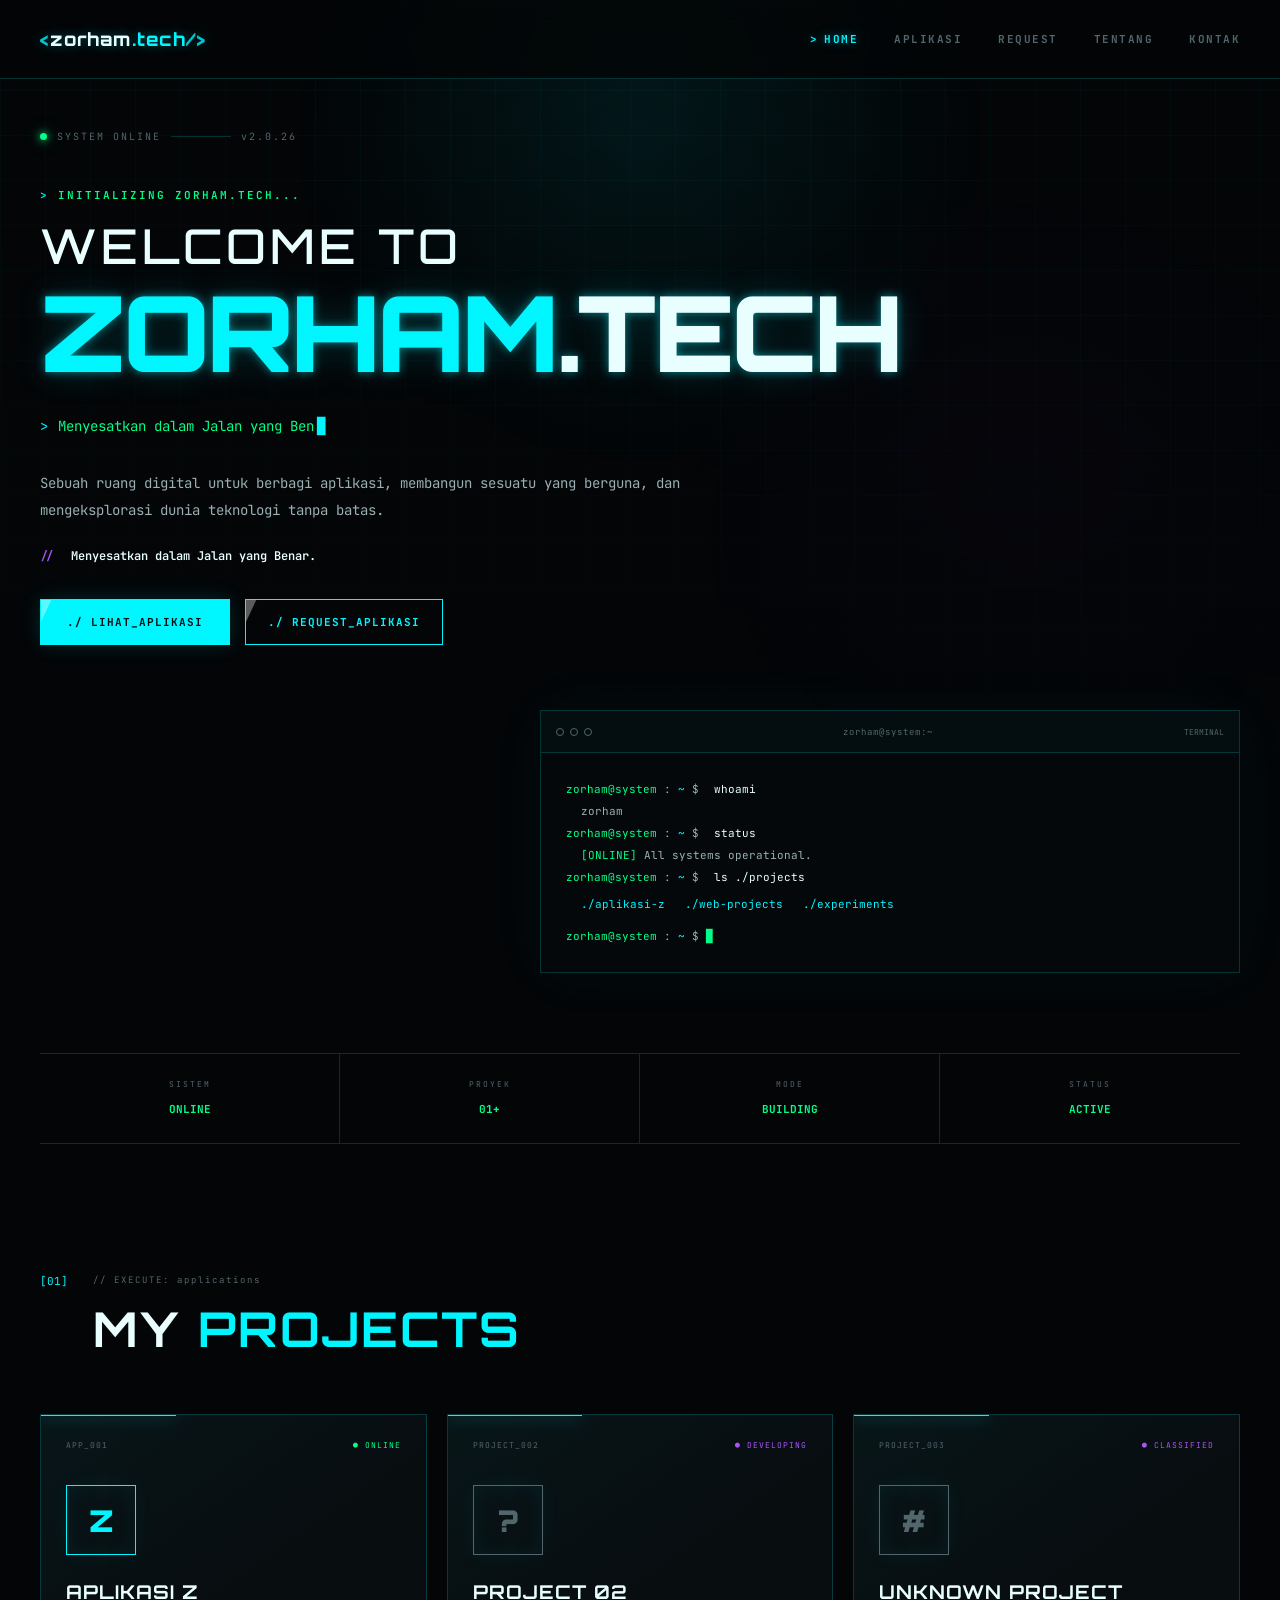
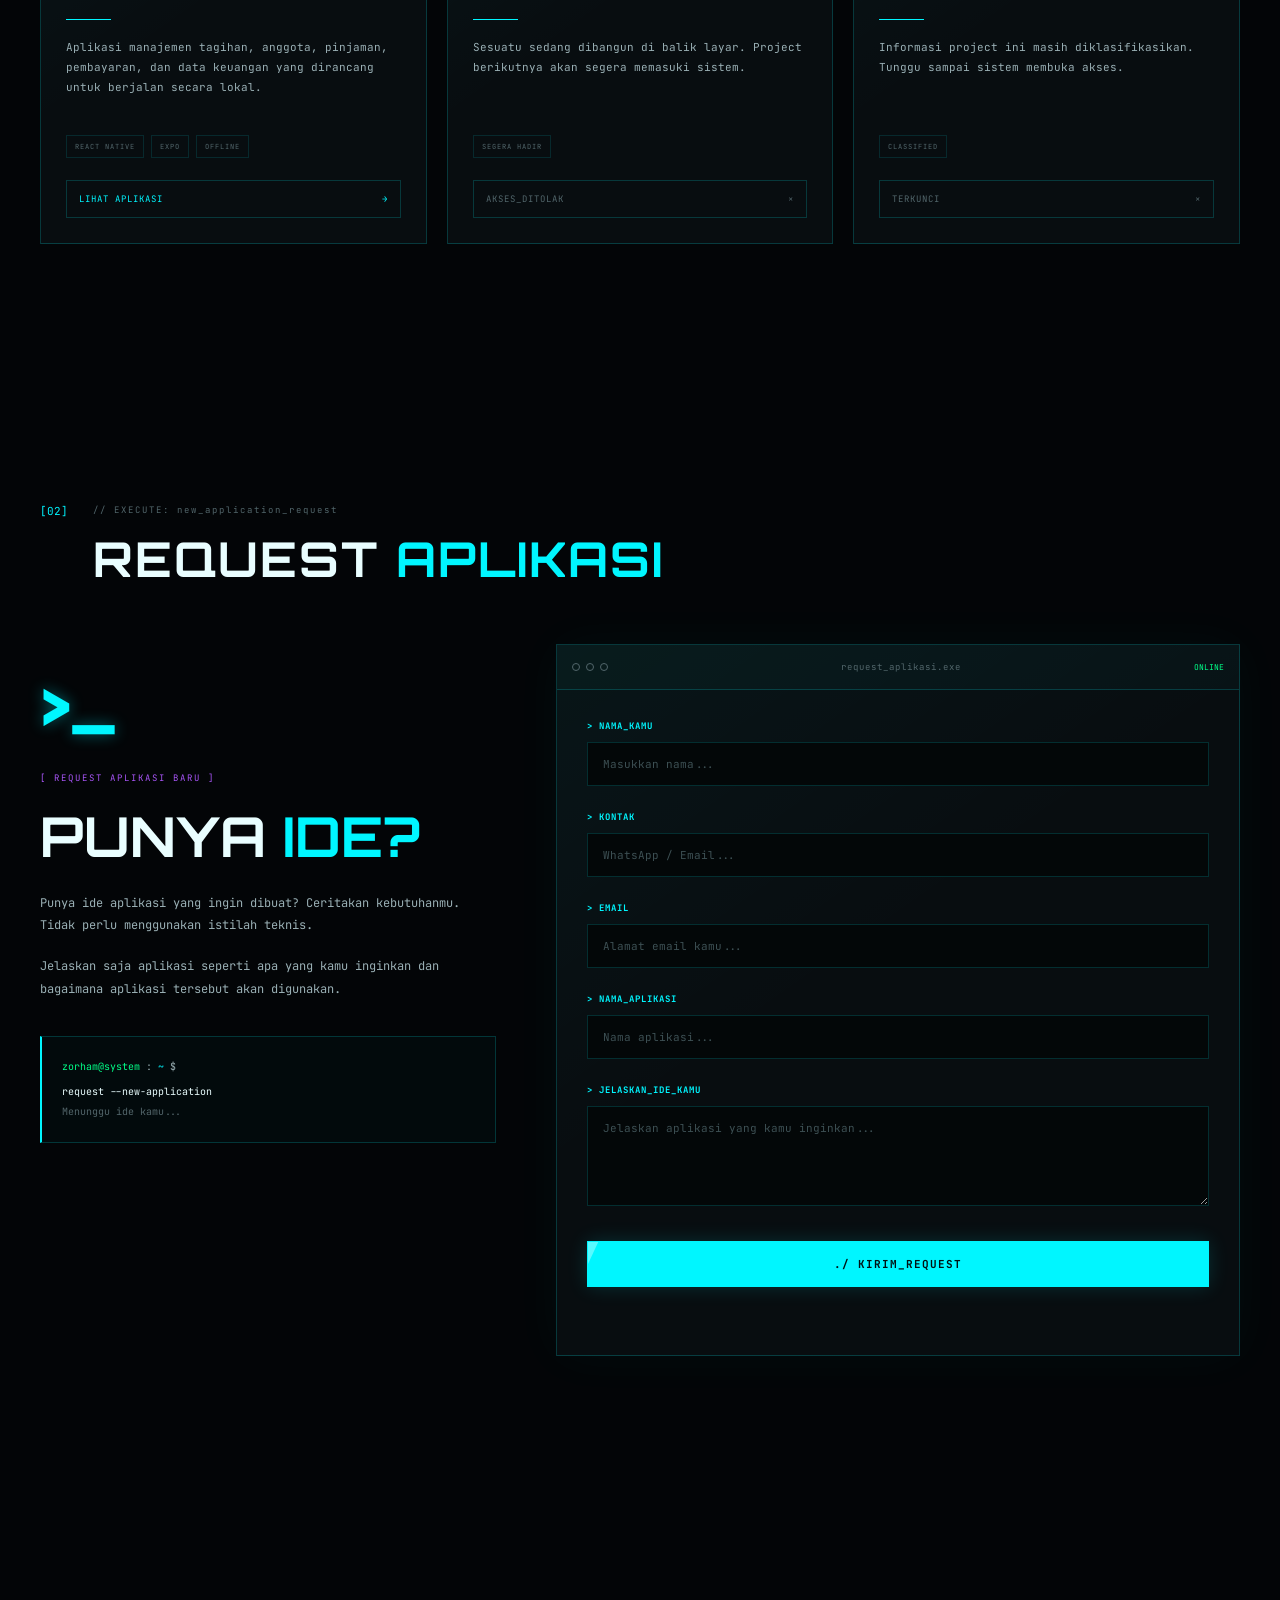
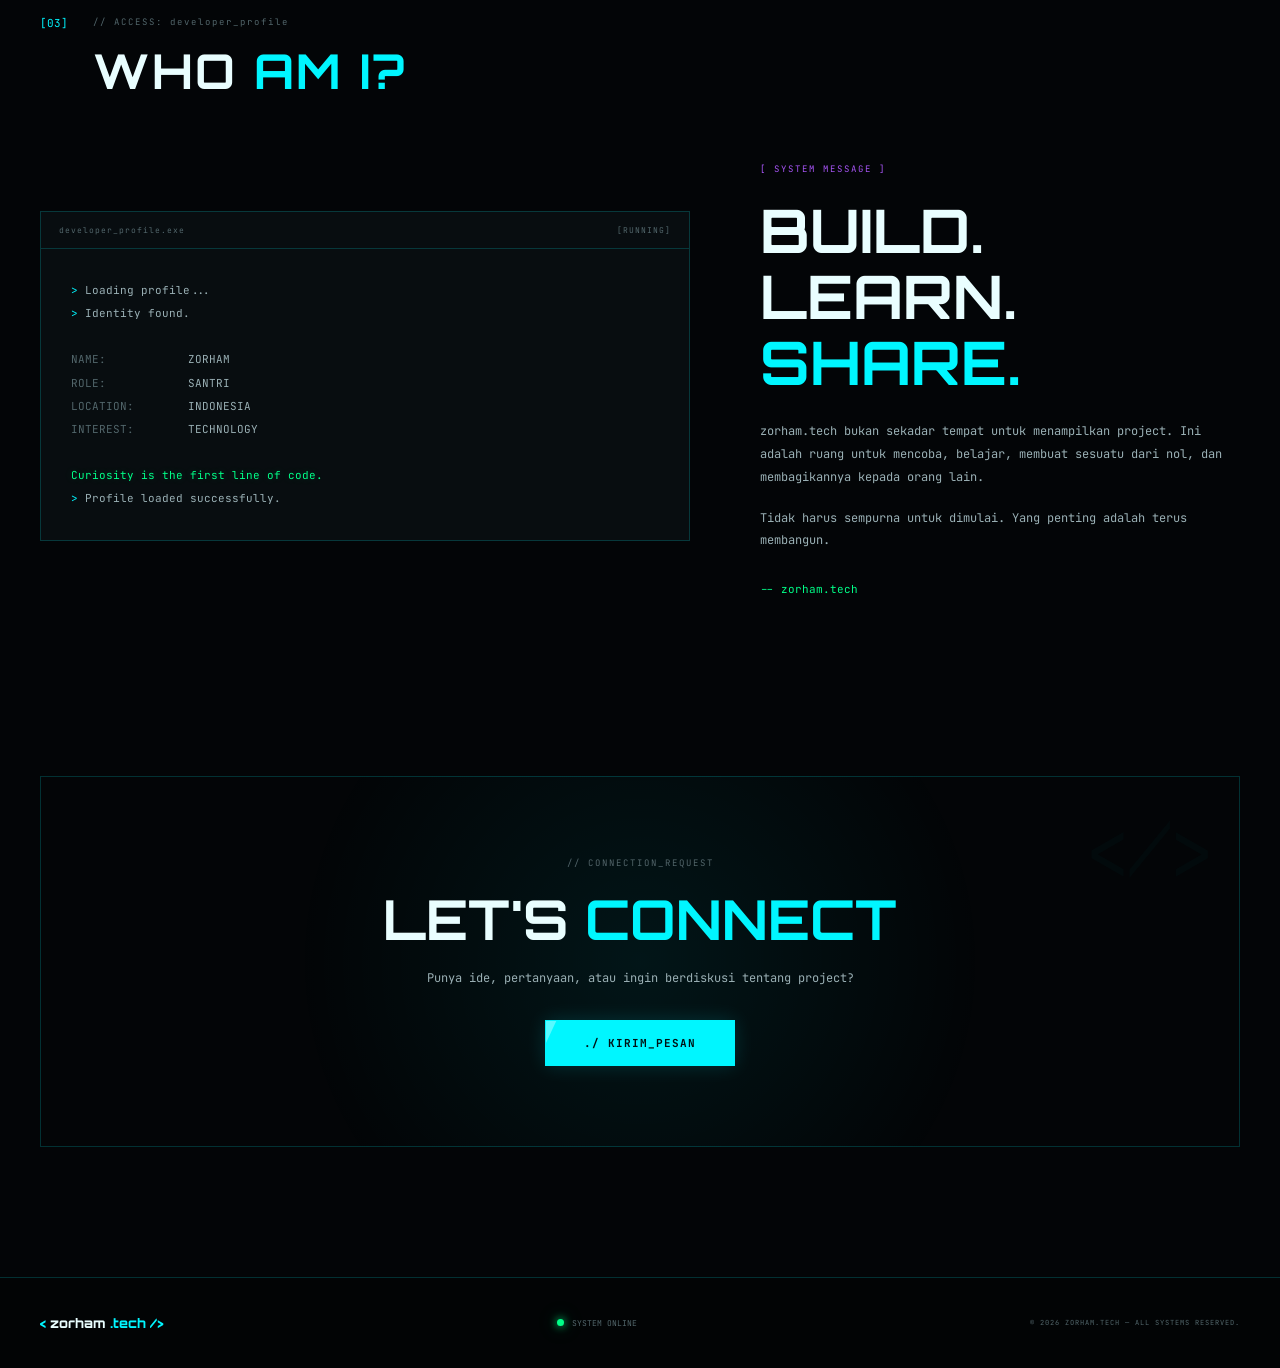
<file: index.html>
<!DOCTYPE html>
<html lang="id">

<head>

    <meta charset="UTF-8">

    <meta
        name="viewport"
        content="width=device-width, initial-scale=1.0"
    >

    <title>
        zorham.tech — Digital Playground
    </title>

    <meta
        name="description"
        content="zorham.tech — ruang berbagi aplikasi, teknologi, dan eksperimen digital."
    >

    <link
        rel="preconnect"
        href="https://fonts.googleapis.com"
    >

    <link
        rel="preconnect"
        href="https://fonts.gstatic.com"
        crossorigin
    >

    <link
        href="https://fonts.googleapis.com/css2?family=JetBrains+Mono:wght@400;500;600;700;800&family=Orbitron:wght@400;500;600;700;800;900&display=swap"
        rel="stylesheet"
    >

    <link
        rel="stylesheet"
        href="style.css"
    >

</head>


<body>


    <!-- BACKGROUND -->

    <div class="background-grid"></div>

    <div class="scanlines"></div>



    <!-- =====================================================
         NAVBAR
    ====================================================== -->

    <header class="navbar">

        <div class="nav-container">

            <a
                href="#home"
                class="logo"
            >

                <span class="logo-symbol">
                    &lt;
                </span>

                <span>
                    zorham
                </span>

                <span class="logo-dot">
                    .
                </span>

                <span>
                    tech
                </span>

                <span class="logo-symbol">
                    /&gt;
                </span>

            </a>


            <nav class="nav-menu">

                <a
                    href="#home"
                    class="nav-link active"
                >
                    HOME
                </a>

                <a
                    href="#apps"
                    class="nav-link"
                >
                    APLIKASI
                </a>

                <a
                    href="#request"
                    class="nav-link"
                >
                    REQUEST
                </a>

                <a
                    href="#about"
                    class="nav-link"
                >
                    TENTANG
                </a>

                <a
                    href="#contact"
                    class="nav-link"
                >
                    KONTAK
                </a>

            </nav>


            <button
                class="menu-toggle"
                id="menuToggle"
                aria-label="Menu"
                type="button"
            >

                <span></span>
                <span></span>
                <span></span>

            </button>

        </div>

    </header>



    <!-- =====================================================
         MAIN
    ====================================================== -->

    <main>



        <!-- =================================================
             HERO
        ================================================== -->

        <section
            class="hero"
            id="home"
        >

            <div class="hero-container">


                <div class="terminal-status">

                    <span class="status-dot"></span>

                    SYSTEM ONLINE

                    <span class="status-line"></span>

                    <span>
                        v2.0.26
                    </span>

                </div>



                <div class="hero-content">


                    <div class="hero-small">

                        <span>
                            &gt;
                        </span>

                        INITIALIZING ZORHAM.TECH...

                    </div>



                    <h1>

                        <span class="hero-line">
                            WELCOME TO
                        </span>

                        <span class="hero-brand">
                            ZORHAM<span>.TECH</span>
                        </span>

                    </h1>



                    <!-- TYPING EFFECT -->

                    <div class="typing-wrapper">

                        <span class="terminal-prompt">
                            &gt;
                        </span>

                        <span id="typingText"></span>

                        <span class="cursor">
                            █
                        </span>

                    </div>



                    <p class="hero-description">

                        Sebuah ruang digital untuk berbagi aplikasi,
                        membangun sesuatu yang berguna, dan mengeksplorasi
                        dunia teknologi tanpa batas.

                    </p>



                    <div class="hero-quote">

                        <span>
                            //
                        </span>

                        Menyesatkan dalam Jalan yang Benar.

                    </div>



                    <div class="hero-buttons">

                        <a
                            href="#apps"
                            class="cyber-button primary"
                        >

                            <span>
                                ./ LIHAT_APLIKASI
                            </span>

                            <i></i>

                        </a>


                        <a
                            href="#request"
                            class="cyber-button secondary"
                        >

                            <span>
                                ./ REQUEST_APLIKASI
                            </span>

                            <i></i>

                        </a>

                    </div>

                </div>



                <!-- TERMINAL -->

                <div class="hero-terminal">


                    <div class="terminal-header">

                        <div class="terminal-controls">

                            <span></span>
                            <span></span>
                            <span></span>

                        </div>


                        <div class="terminal-title">
                            zorham@system:~
                        </div>


                        <div class="terminal-version">
                            TERMINAL
                        </div>

                    </div>



                    <div class="terminal-body">


                        <div>

                            <span class="green">
                                zorham@system
                            </span>

                            <span>
                                :
                            </span>

                            <span class="cyan">
                                ~
                            </span>

                            <span>
                                $
                            </span>

                            <span class="command">
                                whoami
                            </span>

                        </div>


                        <div class="terminal-output">
                            zorham
                        </div>



                        <div>

                            <span class="green">
                                zorham@system
                            </span>

                            <span>
                                :
                            </span>

                            <span class="cyan">
                                ~
                            </span>

                            <span>
                                $
                            </span>

                            <span class="command">
                                status
                            </span>

                        </div>


                        <div class="terminal-output">

                            <span class="success">
                                [ONLINE]
                            </span>

                            All systems operational.

                        </div>



                        <div>

                            <span class="green">
                                zorham@system
                            </span>

                            <span>
                                :
                            </span>

                            <span class="cyan">
                                ~
                            </span>

                            <span>
                                $
                            </span>

                            <span class="command">
                                ls ./projects
                            </span>

                        </div>



                        <div class="terminal-files">

                            <span>
                                ./aplikasi-z
                            </span>

                            <span>
                                ./web-projects
                            </span>

                            <span>
                                ./experiments
                            </span>

                        </div>



                        <div>

                            <span class="green">
                                zorham@system
                            </span>

                            <span>
                                :
                            </span>

                            <span class="cyan">
                                ~
                            </span>

                            <span>
                                $
                            </span>

                            <span class="cursor-small">
                                █
                            </span>

                        </div>

                    </div>

                </div>

            </div>

        </section>



        <!-- =================================================
             SYSTEM INFO
        ================================================== -->

        <section class="system-info">


            <div class="info-item">

                <span class="info-label">
                    SISTEM
                </span>

                <strong>
                    ONLINE
                </strong>

            </div>


            <div class="info-item">

                <span class="info-label">
                    PROYEK
                </span>

                <strong>
                    01+
                </strong>

            </div>


            <div class="info-item">

                <span class="info-label">
                    MODE
                </span>

                <strong>
                    BUILDING
                </strong>

            </div>


            <div class="info-item">

                <span class="info-label">
                    STATUS
                </span>

                <strong>
                    ACTIVE
                </strong>

            </div>

        </section>



        <!-- =================================================
             PROJECTS
        ================================================== -->

        <section
            class="section apps-section"
            id="apps"
        >

            <div class="section-container">


                <div class="section-heading">

                    <div class="section-number">
                        [01]
                    </div>


                    <div>

                        <span class="section-command">
                            // EXECUTE: applications
                        </span>

                        <h2>
                            MY <span>PROJECTS</span>
                        </h2>

                    </div>

                </div>



                <div class="apps-grid">


                    <!-- APLIKASI Z -->

                    <article class="app-card featured">

                        <div class="card-top">

                            <span class="card-id">
                                APP_001
                            </span>

                            <span class="card-status">
                                ● ONLINE
                            </span>

                        </div>


                        <div class="app-icon">
                            Z
                        </div>


                        <h3>
                            APLIKASI Z
                        </h3>


                        <div class="card-line"></div>


                        <p>

                            Aplikasi manajemen tagihan,
                            anggota, pinjaman, pembayaran,
                            dan data keuangan yang dirancang
                            untuk berjalan secara lokal.

                        </p>


                        <div class="tech-stack">

                            <span>
                                REACT NATIVE
                            </span>

                            <span>
                                EXPO
                            </span>

                            <span>
                                OFFLINE
                            </span>

                        </div>

<a
    href="aplikasi-z.html"
    class="app-button"
>
    <span>
        LIHAT APLIKASI
    </span>

    <span>
        →
    </span>
</a>

                    </article>



                    <!-- PROJECT 02 -->

                    <article class="app-card">

                        <div class="card-top">

                            <span class="card-id">
                                PROJECT_002
                            </span>

                            <span class="card-status developing">
                                ● DEVELOPING
                            </span>

                        </div>


                        <div class="app-icon outline">
                            ?
                        </div>


                        <h3>
                            PROJECT 02
                        </h3>


                        <div class="card-line"></div>


                        <p>

                            Sesuatu sedang dibangun di
                            balik layar. Project berikutnya
                            akan segera memasuki sistem.

                        </p>


                        <div class="tech-stack">

                            <span>
                                SEGERA HADIR
                            </span>

                        </div>


                        <a
                            href="#"
                            class="app-button disabled"
                        >

                            <span>
                                AKSES_DITOLAK
                            </span>

                            <span>
                                ×
                            </span>

                        </a>

                    </article>



                    <!-- PROJECT 03 -->

                    <article class="app-card">

                        <div class="card-top">

                            <span class="card-id">
                                PROJECT_003
                            </span>

                            <span class="card-status developing">
                                ● CLASSIFIED
                            </span>

                        </div>


                        <div class="app-icon outline">
                            #
                        </div>


                        <h3>
                            UNKNOWN PROJECT
                        </h3>


                        <div class="card-line"></div>


                        <p>

                            Informasi project ini masih
                            diklasifikasikan. Tunggu sampai
                            sistem membuka akses.

                        </p>


                        <div class="tech-stack">

                            <span>
                                CLASSIFIED
                            </span>

                        </div>


                        <a
                            href="#"
                            class="app-button disabled"
                        >

                            <span>
                                TERKUNCI
                            </span>

                            <span>
                                ×
                            </span>

                        </a>

                    </article>

                </div>

            </div>

        </section>



        <!-- =================================================
             REQUEST APPLICATION
        ================================================== -->

        <section
            class="section request-section"
            id="request"
        >

            <div class="section-container">


                <div class="section-heading">

                    <div class="section-number">
                        [02]
                    </div>


                    <div>

                        <span class="section-command">
                            // EXECUTE: new_application_request
                        </span>

                        <h2>
                            REQUEST
                            <span>APLIKASI</span>
                        </h2>

                    </div>

                </div>



                <div class="request-grid">


                    <!-- REQUEST INFO -->

                    <div class="request-info">

                        <div class="request-terminal-symbol">
                            &gt;_
                        </div>


                        <span class="request-label">
                            [ REQUEST APLIKASI BARU ]
                        </span>


                        <h3>

                            PUNYA
                            <span>IDE?</span>

                        </h3>


                        <p>

                            Punya ide aplikasi yang ingin
                            dibuat? Ceritakan kebutuhanmu.
                            Tidak perlu menggunakan istilah
                            teknis.

                        </p>


                        <p>

                            Jelaskan saja aplikasi seperti
                            apa yang kamu inginkan dan
                            bagaimana aplikasi tersebut
                            akan digunakan.

                        </p>


                        <div class="request-command-box">

                            <div>

                                <span class="green">
                                    zorham@system
                                </span>

                                <span>
                                    :
                                </span>

                                <span class="cyan">
                                    ~
                                </span>

                                <span>
                                    $
                                </span>

                            </div>


                            <div class="request-command">
                                request --new-application
                            </div>


                            <div class="request-result">
                                Menunggu ide kamu...
                            </div>

                        </div>

                    </div>



                    <!-- REQUEST FORM -->

                    <div class="request-terminal">


                        <div class="request-terminal-header">

                            <div class="terminal-controls">

                                <span></span>
                                <span></span>
                                <span></span>

                            </div>


                            <div class="terminal-title">
                                request_aplikasi.exe
                            </div>


                            <div class="terminal-version">
                                ONLINE
                            </div>

                        </div>



                        <!-- FORM EMAIL -->

                        <form
                            class="request-form"
                            id="requestForm"
                            action="https://formsubmit.co/mahruszorham@gmail.com"
                            method="POST"
                        >


                            <input
                                type="hidden"
                                name="_subject"
                                value="REQUEST APLIKASI - ZORHAM.TECH"
                            >


                            <input
                                type="hidden"
                                name="_template"
                                value="table"
                            >


                            <input
                                type="hidden"
                                name="_captcha"
                                value="true"
                            >


                            <!-- GANTI DENGAN DOMAIN KAMU -->
                            <!-- Contoh:
                            https://zorham.tech/
                            -->

                            <input
                                type="hidden"
                                name="_next"
                                value="https://zorham.tech/"
                            >


                            <!-- ANTI SPAM -->

                            <input
                                type="text"
                                name="_honey"
                                tabindex="-1"
                                autocomplete="off"
                                style="display:none"
                            >



                            <div class="form-group">

                                <label for="requestName">
                                    &gt; NAMA_KAMU
                                </label>

                                <input
                                    type="text"
                                    id="requestName"
                                    name="name"
                                    placeholder="Masukkan nama..."
                                    required
                                >

                            </div>



                            <div class="form-group">

                                <label for="requestContact">
                                    &gt; KONTAK
                                </label>

                                <input
                                    type="text"
                                    id="requestContact"
                                    name="contact"
                                    placeholder="WhatsApp / Email..."
                                    required
                                >

                            </div>



                            <div class="form-group">

                                <label for="requestEmail">
                                    &gt; EMAIL
                                </label>

                                <input
                                    type="email"
                                    id="requestEmail"
                                    name="email"
                                    placeholder="Alamat email kamu..."
                                    required
                                >

                            </div>



                            <div class="form-group">

                                <label for="requestApp">
                                    &gt; NAMA_APLIKASI
                                </label>

                                <input
                                    type="text"
                                    id="requestApp"
                                    name="application"
                                    placeholder="Nama aplikasi..."
                                    required
                                >

                            </div>



                            <div class="form-group">

                                <label for="requestDescription">
                                    &gt; JELASKAN_IDE_KAMU
                                </label>

                                <textarea
                                    id="requestDescription"
                                    name="description"
                                    rows="5"
                                    placeholder="Jelaskan aplikasi yang kamu inginkan..."
                                    required
                                ></textarea>

                            </div>



                            <button
                                type="submit"
                                class="cyber-button primary request-submit"
                            >

                                <span>
                                    ./ KIRIM_REQUEST
                                </span>

                                <i></i>

                            </button>


                            <div
                                class="request-message"
                                id="requestMessage"
                            ></div>

                        </form>

                    </div>

                </div>

            </div>

        </section>



        <!-- =================================================
             ABOUT
        ================================================== -->

        <section
            class="section about-section"
            id="about"
        >

            <div class="section-container">


                <div class="section-heading">

                    <div class="section-number">
                        [03]
                    </div>


                    <div>

                        <span class="section-command">
                            // ACCESS: developer_profile
                        </span>

                        <h2>
                            WHO <span>AM I?</span>
                        </h2>

                    </div>

                </div>



                <div class="about-grid">


                    <div class="about-terminal">

                        <div class="about-terminal-header">

                            <span>
                                developer_profile.exe
                            </span>

                            <span>
                                [RUNNING]
                            </span>

                        </div>


                        <div class="about-terminal-body">

                            <p>
                                <span class="prompt">
                                    &gt;
                                </span>

                                Loading profile...
                            </p>


                            <p>
                                <span class="prompt">
                                    &gt;
                                </span>

                                Identity found.
                            </p>


                            <br>


                            <p>

                                <span class="key">
                                    NAME:
                                </span>

                                ZORHAM

                            </p>


                            <p>

                                <span class="key">
                                    ROLE:
                                </span>

                                SANTRI

                            </p>


                            <p>

                                <span class="key">
                                    LOCATION:
                                </span>

                                INDONESIA

                            </p>


                            <p>

                                <span class="key">
                                    INTEREST:
                                </span>

                                TECHNOLOGY

                            </p>


                            <br>


                            <p class="about-highlight">
                                Curiosity is the first line of code.
                            </p>


                            <p>

                                <span class="prompt">
                                    &gt;
                                </span>

                                Profile loaded successfully.

                            </p>

                        </div>

                    </div>



                    <div class="about-text">

                        <span class="about-label">
                            [ SYSTEM MESSAGE ]
                        </span>


                        <h3>

                            BUILD.
                            <br>

                            LEARN.
                            <br>

                            <span>
                                SHARE.
                            </span>

                        </h3>


                        <p>

                            zorham.tech bukan sekadar tempat
                            untuk menampilkan project. Ini adalah
                            ruang untuk mencoba, belajar, membuat
                            sesuatu dari nol, dan membagikannya
                            kepada orang lain.

                        </p>


                        <p>

                            Tidak harus sempurna untuk dimulai.
                            Yang penting adalah terus membangun.

                        </p>


                        <div class="about-signature">
                            -- zorham.tech
                        </div>

                    </div>

                </div>

            </div>

        </section>



        <!-- =================================================
             CONTACT
        ================================================== -->

        <section
            class="section contact-section"
            id="contact"
        >

            <div class="section-container">

                <div class="contact-box">

                    <div class="contact-decoration">
                        &lt;/&gt;
                    </div>


                    <span class="section-command">
                        // CONNECTION_REQUEST
                    </span>


                    <h2>
                        LET'S <span>CONNECT</span>
                    </h2>


                    <p>

                        Punya ide, pertanyaan, atau ingin
                        berdiskusi tentang project?

                    </p>


                    <a
                        href="mailto:mahruszorham@gmail.com"
                        class="cyber-button primary"
                    >

                        <span>
                            ./ KIRIM_PESAN
                        </span>

                        <i></i>

                    </a>

                </div>

            </div>

        </section>

    </main>



    <!-- =====================================================
         FOOTER
    ====================================================== -->

    <footer class="footer">

        <div class="footer-container">


            <div class="footer-logo">

                <span>
                    &lt;
                </span>

                zorham

                <span>
                    .tech
                </span>

                <span>
                    /&gt;
                </span>

            </div>


            <div class="footer-status">

                <span class="status-dot"></span>

                SYSTEM ONLINE

            </div>


            <div class="footer-copy">

                © 2026 ZORHAM.TECH —
                ALL SYSTEMS RESERVED.

            </div>

        </div>

    </footer>



    <script src="script.js"></script>

</body>

</html>
</file>
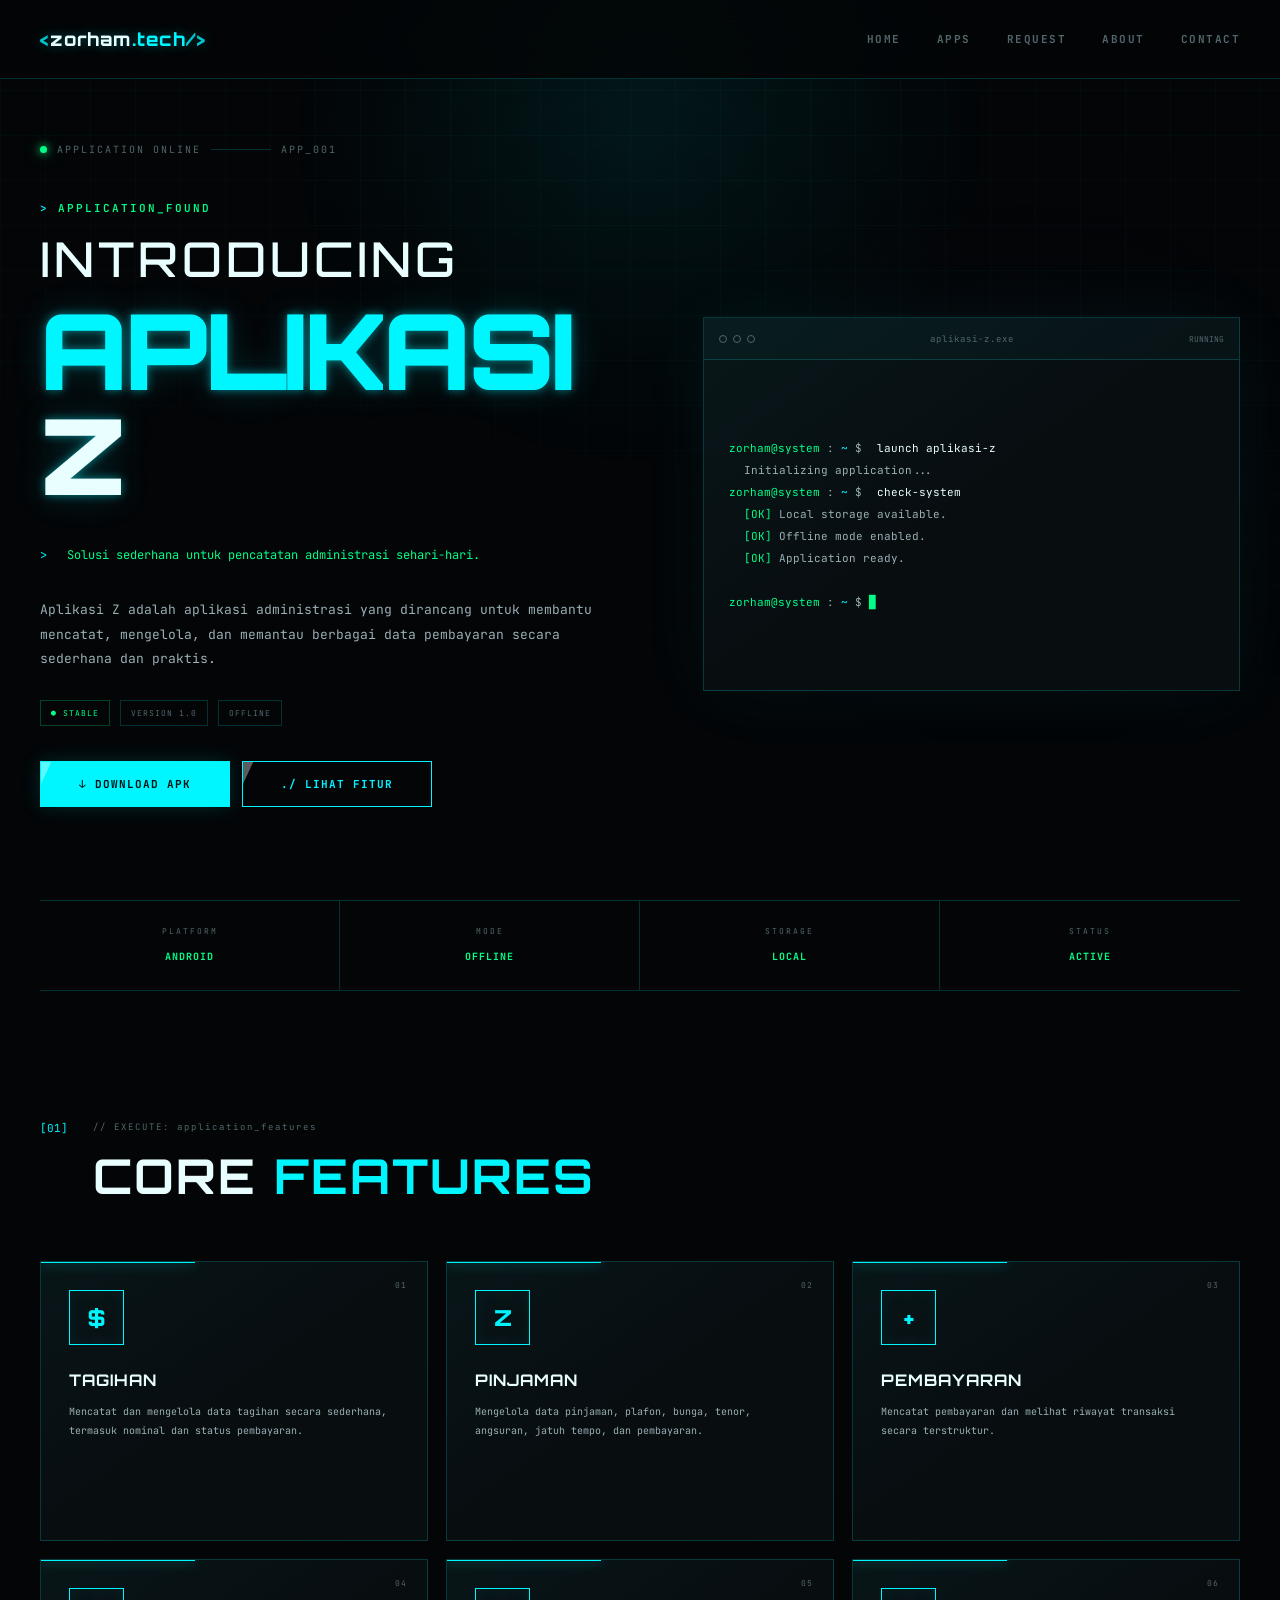
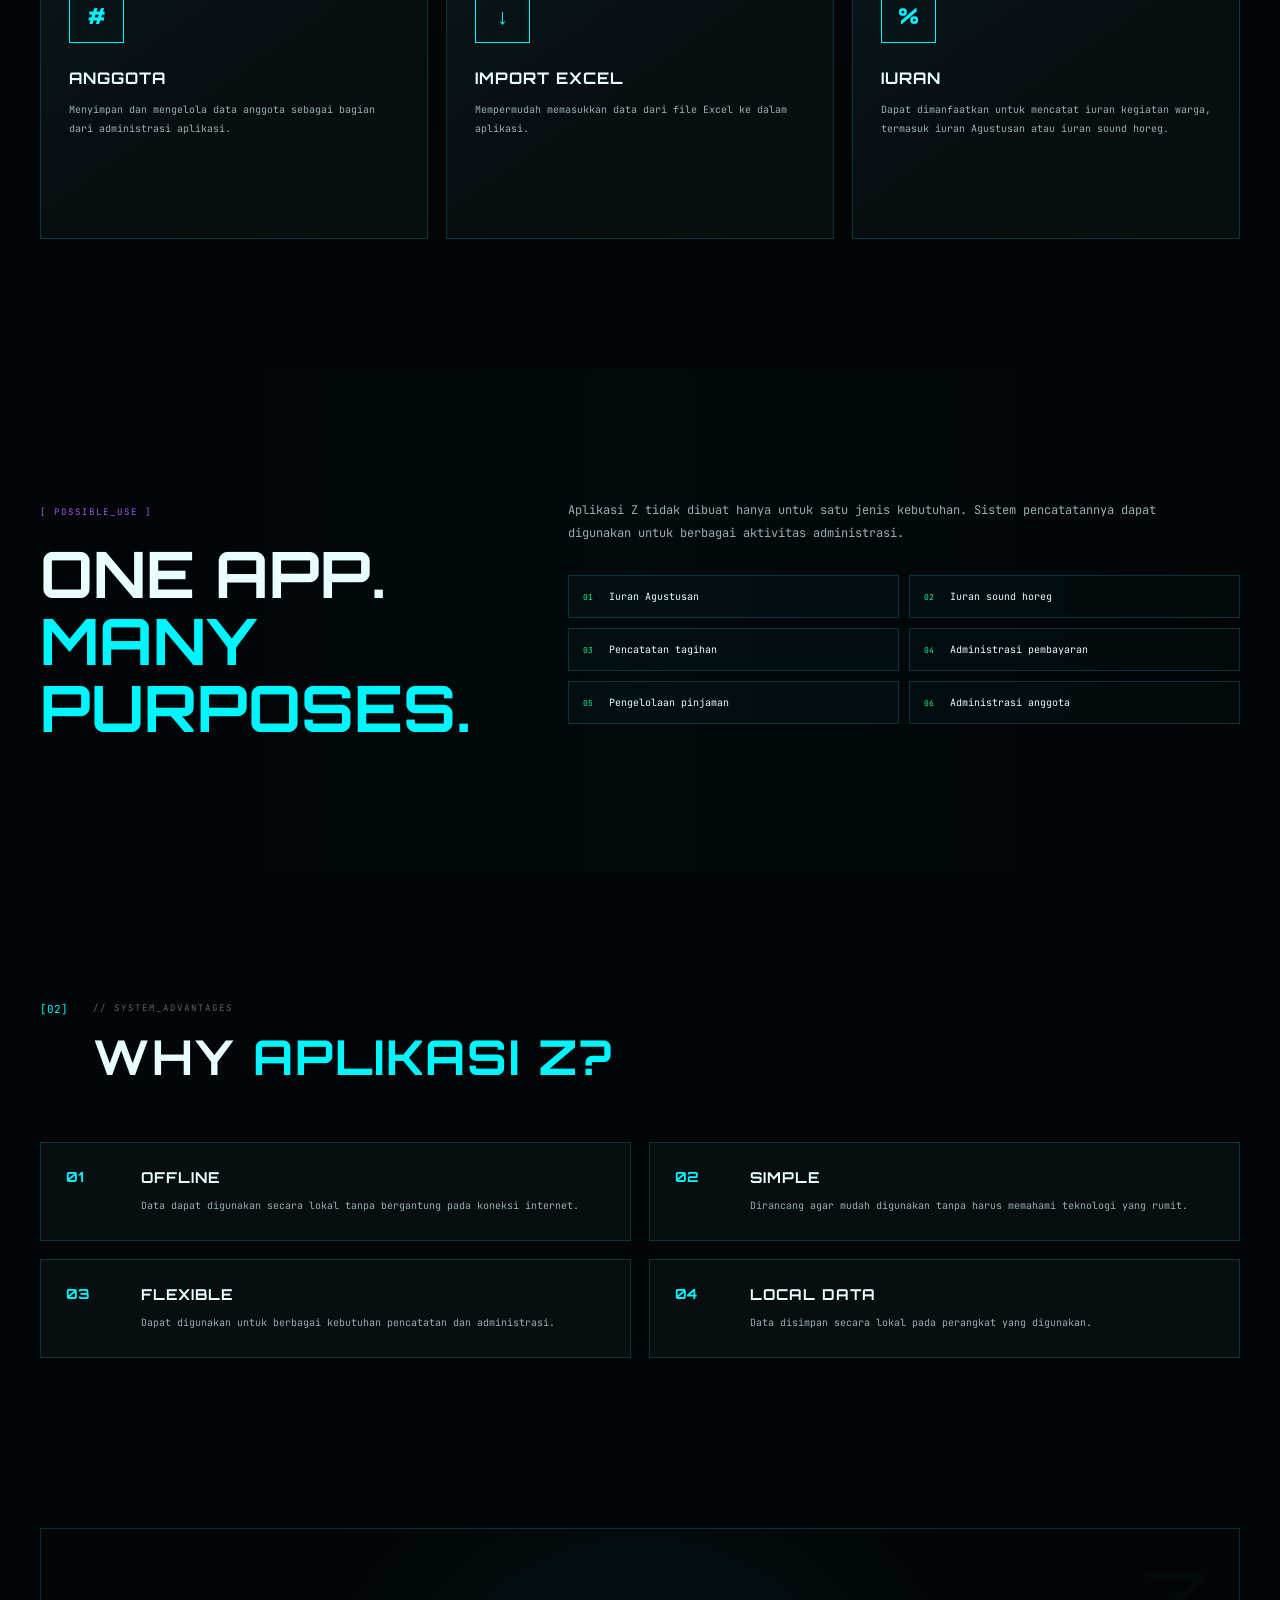
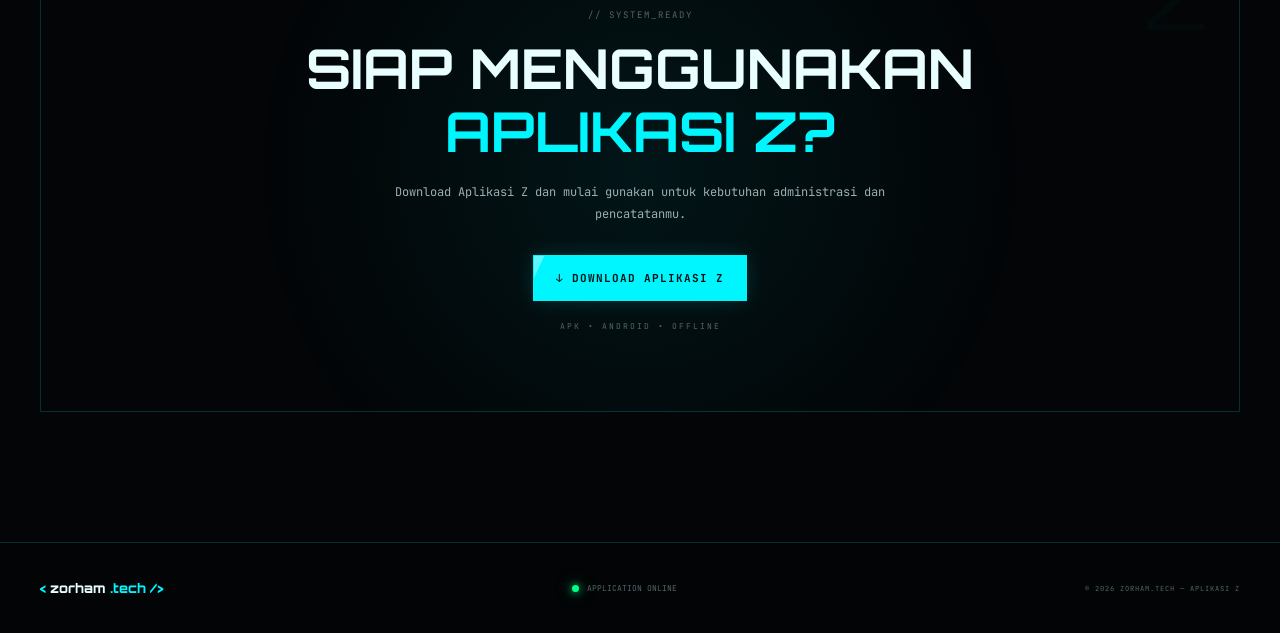
<file: aplikasi-z.html>
<!DOCTYPE html>
<html lang="id">

<head>

    <meta charset="UTF-8">

    <meta
        name="viewport"
        content="width=device-width, initial-scale=1.0"
    >

    <title>Aplikasi Z — zorham.tech</title>

    <meta
        name="description"
        content="Aplikasi Z — aplikasi administrasi offline untuk tagihan, pinjaman, pembayaran, anggota, iuran, dan kebutuhan pencatatan lainnya."
    >

    <link rel="preconnect" href="https://fonts.googleapis.com">
    <link
        rel="preconnect"
        href="https://fonts.gstatic.com"
        crossorigin
    >

    <link
        href="https://fonts.googleapis.com/css2?family=JetBrains+Mono:wght@400;500;600;700;800&family=Orbitron:wght@400;500;600;700;800;900&display=swap"
        rel="stylesheet"
    >

    <link
        rel="stylesheet"
        href="style.css"
    >

</head>


<body>

    <!-- BACKGROUND -->

    <div class="background-grid"></div>

    <div class="scanlines"></div>


    <!-- =====================================================
         NAVBAR
    ====================================================== -->

    <header class="navbar">

        <div class="nav-container">

            <a
                href="index.html"
                class="logo"
            >

                <span class="logo-symbol">
                    &lt;
                </span>

                <span>
                    zorham
                </span>

                <span class="logo-dot">
                    .
                </span>

                <span>
                    tech
                </span>

                <span class="logo-symbol">
                    /&gt;
                </span>

            </a>


            <nav class="nav-menu">

                <a
                    href="index.html#home"
                    class="nav-link"
                >
                    HOME
                </a>

                <a
                    href="index.html#apps"
                    class="nav-link active"
                >
                    APPS
                </a>

                <a
                    href="index.html#request"
                    class="nav-link"
                >
                    REQUEST
                </a>

                <a
                    href="index.html#about"
                    class="nav-link"
                >
                    ABOUT
                </a>

                <a
                    href="index.html#contact"
                    class="nav-link"
                >
                    CONTACT
                </a>

            </nav>


            <button
                class="menu-toggle"
                id="menuToggle"
                aria-label="Menu"
            >

                <span></span>
                <span></span>
                <span></span>

            </button>

        </div>

    </header>


    <!-- =====================================================
         MAIN
    ====================================================== -->

    <main>


        <!-- =================================================
             APPLICATION HERO
        ================================================== -->

        <section class="app-detail-hero">

            <div class="app-detail-container">


                <div class="terminal-status">

                    <span class="status-dot"></span>

                    APPLICATION ONLINE

                    <span class="status-line"></span>

                    <span>APP_001</span>

                </div>


                <div class="app-detail-grid">


                    <!-- LEFT -->

                    <div class="app-detail-content">

                        <div class="hero-small">

                            <span>
                                &gt;
                            </span>

                            APPLICATION_FOUND

                        </div>


                        <h1>

                            <span class="hero-line">
                                INTRODUCING
                            </span>

                            <span class="hero-brand">
                                APLIKASI<span> Z</span>
                            </span>

                        </h1>


                        <div class="app-detail-typing">

                            <span class="terminal-prompt">
                                &gt;
                            </span>

                            <span>
                                Solusi sederhana untuk pencatatan
                                administrasi sehari-hari.
                            </span>

                        </div>


                        <p class="app-detail-description">

                            Aplikasi Z adalah aplikasi administrasi
                            yang dirancang untuk membantu mencatat,
                            mengelola, dan memantau berbagai data
                            pembayaran secara sederhana dan praktis.

                        </p>


                        <div class="app-detail-status">

                            <span>
                                ● STABLE
                            </span>

                            <span>
                                VERSION 1.0
                            </span>

                            <span>
                                OFFLINE
                            </span>

                        </div>


                        <div class="app-detail-buttons">

                            <a
                                href="download.html"
                                class="cyber-button primary"
                               
                            >

                                <span>
                                    ↓ DOWNLOAD APK
                                </span>

                                <i></i>

                            </a>


                            <a
                                href="#features"
                                class="cyber-button secondary"
                            >

                                <span>
                                    ./ LIHAT FITUR
                                </span>

                                <i></i>

                            </a>

                        </div>

                    </div>


                    <!-- RIGHT -->

                    <div class="app-terminal-preview">

                        <div class="terminal-header">

                            <div class="terminal-controls">

                                <span></span>
                                <span></span>
                                <span></span>

                            </div>


                            <div class="terminal-title">
                                aplikasi-z.exe
                            </div>


                            <div class="terminal-version">
                                RUNNING
                            </div>

                        </div>


                        <div class="terminal-body">

                            <div>

                                <span class="green">
                                    zorham@system
                                </span>

                                <span>:</span>

                                <span class="cyan">
                                    ~
                                </span>

                                <span>$</span>

                                <span class="command">
                                    launch aplikasi-z
                                </span>

                            </div>


                            <div class="terminal-output">

                                Initializing application...

                            </div>


                            <div>

                                <span class="green">
                                    zorham@system
                                </span>

                                <span>:</span>

                                <span class="cyan">
                                    ~
                                </span>

                                <span>$</span>

                                <span class="command">
                                    check-system
                                </span>

                            </div>


                            <div class="terminal-output">

                                <span class="success">
                                    [OK]
                                </span>

                                Local storage available.

                            </div>


                            <div class="terminal-output">

                                <span class="success">
                                    [OK]
                                </span>

                                Offline mode enabled.

                            </div>


                            <div class="terminal-output">

                                <span class="success">
                                    [OK]
                                </span>

                                Application ready.

                            </div>


                            <br>


                            <div>

                                <span class="green">
                                    zorham@system
                                </span>

                                <span>:</span>

                                <span class="cyan">
                                    ~
                                </span>

                                <span>$</span>

                                <span class="cursor-small">
                                    █
                                </span>

                            </div>

                        </div>

                    </div>

                </div>

            </div>

        </section>


        <!-- =================================================
             APPLICATION INFO
        ================================================== -->

        <section class="app-info-bar">

            <div class="app-info-item">

                <span>
                    PLATFORM
                </span>

                <strong>
                    ANDROID
                </strong>

            </div>


            <div class="app-info-item">

                <span>
                    MODE
                </span>

                <strong>
                    OFFLINE
                </strong>

            </div>


            <div class="app-info-item">

                <span>
                    STORAGE
                </span>

                <strong>
                    LOCAL
                </strong>

            </div>


            <div class="app-info-item">

                <span>
                    STATUS
                </span>

                <strong>
                    ACTIVE
                </strong>

            </div>

        </section>


        <!-- =================================================
             FEATURES
        ================================================== -->

        <section
            class="section"
            id="features"
        >

            <div class="section-container">


                <div class="section-heading">

                    <div class="section-number">
                        [01]
                    </div>


                    <div>

                        <span class="section-command">
                            // EXECUTE: application_features
                        </span>

                        <h2>
                            CORE <span>FEATURES</span>
                        </h2>

                    </div>

                </div>


                <div class="z-features-grid">


                    <!-- FEATURE -->

                    <article class="z-feature-card">

                        <div class="z-feature-number">
                            01
                        </div>

                        <div class="z-feature-icon">
                            $
                        </div>

                        <h3>
                            TAGIHAN
                        </h3>

                        <p>

                            Mencatat dan mengelola data
                            tagihan secara sederhana,
                            termasuk nominal dan status
                            pembayaran.

                        </p>

                    </article>


                    <article class="z-feature-card">

                        <div class="z-feature-number">
                            02
                        </div>

                        <div class="z-feature-icon">
                            Z
                        </div>

                        <h3>
                            PINJAMAN
                        </h3>

                        <p>

                            Mengelola data pinjaman,
                            plafon, bunga, tenor,
                            angsuran, jatuh tempo,
                            dan pembayaran.

                        </p>

                    </article>


                    <article class="z-feature-card">

                        <div class="z-feature-number">
                            03
                        </div>

                        <div class="z-feature-icon">
                            +
                        </div>

                        <h3>
                            PEMBAYARAN
                        </h3>

                        <p>

                            Mencatat pembayaran dan
                            melihat riwayat transaksi
                            secara terstruktur.

                        </p>

                    </article>


                    <article class="z-feature-card">

                        <div class="z-feature-number">
                            04
                        </div>

                        <div class="z-feature-icon">
                            #
                        </div>

                        <h3>
                            ANGGOTA
                        </h3>

                        <p>

                            Menyimpan dan mengelola data
                            anggota sebagai bagian dari
                            administrasi aplikasi.

                        </p>

                    </article>


                    <article class="z-feature-card">

                        <div class="z-feature-number">
                            05
                        </div>

                        <div class="z-feature-icon">
                            ↓
                        </div>

                        <h3>
                            IMPORT EXCEL
                        </h3>

                        <p>

                            Mempermudah memasukkan data
                            dari file Excel ke dalam
                            aplikasi.

                        </p>

                    </article>


                    <article class="z-feature-card">

                        <div class="z-feature-number">
                            06
                        </div>

                        <div class="z-feature-icon">
                            %
                        </div>

                        <h3>
                            IURAN
                        </h3>

                        <p>

                            Dapat dimanfaatkan untuk
                            mencatat iuran kegiatan
                            warga, termasuk iuran
                            Agustusan atau iuran sound horeg.

                        </p>

                    </article>


                </div>

            </div>

        </section>


        <!-- =================================================
             USE CASE
        ================================================== -->

        <section class="section z-use-section">

            <div class="section-container">


                <div class="z-use-grid">


                    <div>

                        <span class="about-label">
                            [ POSSIBLE_USE ]
                        </span>


                        <h2 class="z-use-title">

                            ONE APP.
                            <br>

                            <span>
                                MANY PURPOSES.
                            </span>

                        </h2>

                    </div>


                    <div class="z-use-content">

                        <p>

                            Aplikasi Z tidak dibuat hanya
                            untuk satu jenis kebutuhan.
                            Sistem pencatatannya dapat
                            digunakan untuk berbagai
                            aktivitas administrasi.

                        </p>


                        <div class="z-use-list">

                            <div>
                                <span>01</span>
                                Iuran Agustusan
                            </div>

                            <div>
                                <span>02</span>
                                Iuran sound horeg
                            </div>

                            <div>
                                <span>03</span>
                                Pencatatan tagihan
                            </div>

                            <div>
                                <span>04</span>
                                Administrasi pembayaran
                            </div>

                            <div>
                                <span>05</span>
                                Pengelolaan pinjaman
                            </div>

                            <div>
                                <span>06</span>
                                Administrasi anggota
                            </div>

                        </div>

                    </div>

                </div>

            </div>

        </section>


        <!-- =================================================
             WHY APLIKASI Z
        ================================================== -->

        <section class="section">

            <div class="section-container">


                <div class="section-heading">

                    <div class="section-number">
                        [02]
                    </div>


                    <div>

                        <span class="section-command">
                            // SYSTEM_ADVANTAGES
                        </span>

                        <h2>
                            WHY <span>APLIKASI Z?</span>
                        </h2>

                    </div>

                </div>


                <div class="z-advantages">


                    <div class="z-advantage">

                        <strong>
                            01
                        </strong>

                        <div>

                            <h3>
                                OFFLINE
                            </h3>

                            <p>
                                Data dapat digunakan secara
                                lokal tanpa bergantung pada
                                koneksi internet.
                            </p>

                        </div>

                    </div>


                    <div class="z-advantage">

                        <strong>
                            02
                        </strong>

                        <div>

                            <h3>
                                SIMPLE
                            </h3>

                            <p>
                                Dirancang agar mudah digunakan
                                tanpa harus memahami teknologi
                                yang rumit.
                            </p>

                        </div>

                    </div>


                    <div class="z-advantage">

                        <strong>
                            03
                        </strong>

                        <div>

                            <h3>
                                FLEXIBLE
                            </h3>

                            <p>
                                Dapat digunakan untuk berbagai
                                kebutuhan pencatatan dan
                                administrasi.
                            </p>

                        </div>

                    </div>


                    <div class="z-advantage">

                        <strong>
                            04
                        </strong>

                        <div>

                            <h3>
                                LOCAL DATA
                            </h3>

                            <p>
                                Data disimpan secara lokal
                                pada perangkat yang digunakan.
                            </p>

                        </div>

                    </div>

                </div>

            </div>

        </section>


        <!-- =================================================
             DOWNLOAD
        ================================================== -->

        <section class="section z-download-section">

            <div class="section-container">

                <div class="z-download-box">

                    <div class="contact-decoration">
                        Z
                    </div>


                    <span class="section-command">
                        // SYSTEM_READY
                    </span>


                    <h2>

                        SIAP MENGGUNAKAN
                        <span>APLIKASI Z?</span>

                    </h2>


                    <p>

                        Download Aplikasi Z dan mulai
                        gunakan untuk kebutuhan administrasi
                        dan pencatatanmu.

                    </p>


                    <a
                        href="download.html"
                        class="cyber-button primary"
                        
                    >

                        <span>
                            ↓ DOWNLOAD APLIKASI Z
                        </span>

                        <i></i>

                    </a>


                    <div class="download-note">

                        APK • ANDROID • OFFLINE

                    </div>

                </div>

            </div>

        </section>


    </main>


    <!-- =====================================================
         FOOTER
    ====================================================== -->

    <footer class="footer">

        <div class="footer-container">


            <div class="footer-logo">

                <span>&lt;</span>

                zorham

                <span>
                    .tech
                </span>

                <span>
                    /&gt;
                </span>

            </div>


            <div class="footer-status">

                <span class="status-dot"></span>

                APPLICATION ONLINE

            </div>


            <div class="footer-copy">

                © 2026 ZORHAM.TECH —
                APLIKASI Z

            </div>

        </div>

    </footer>


    <script src="script.js"></script>

</body>

</html>
</file>
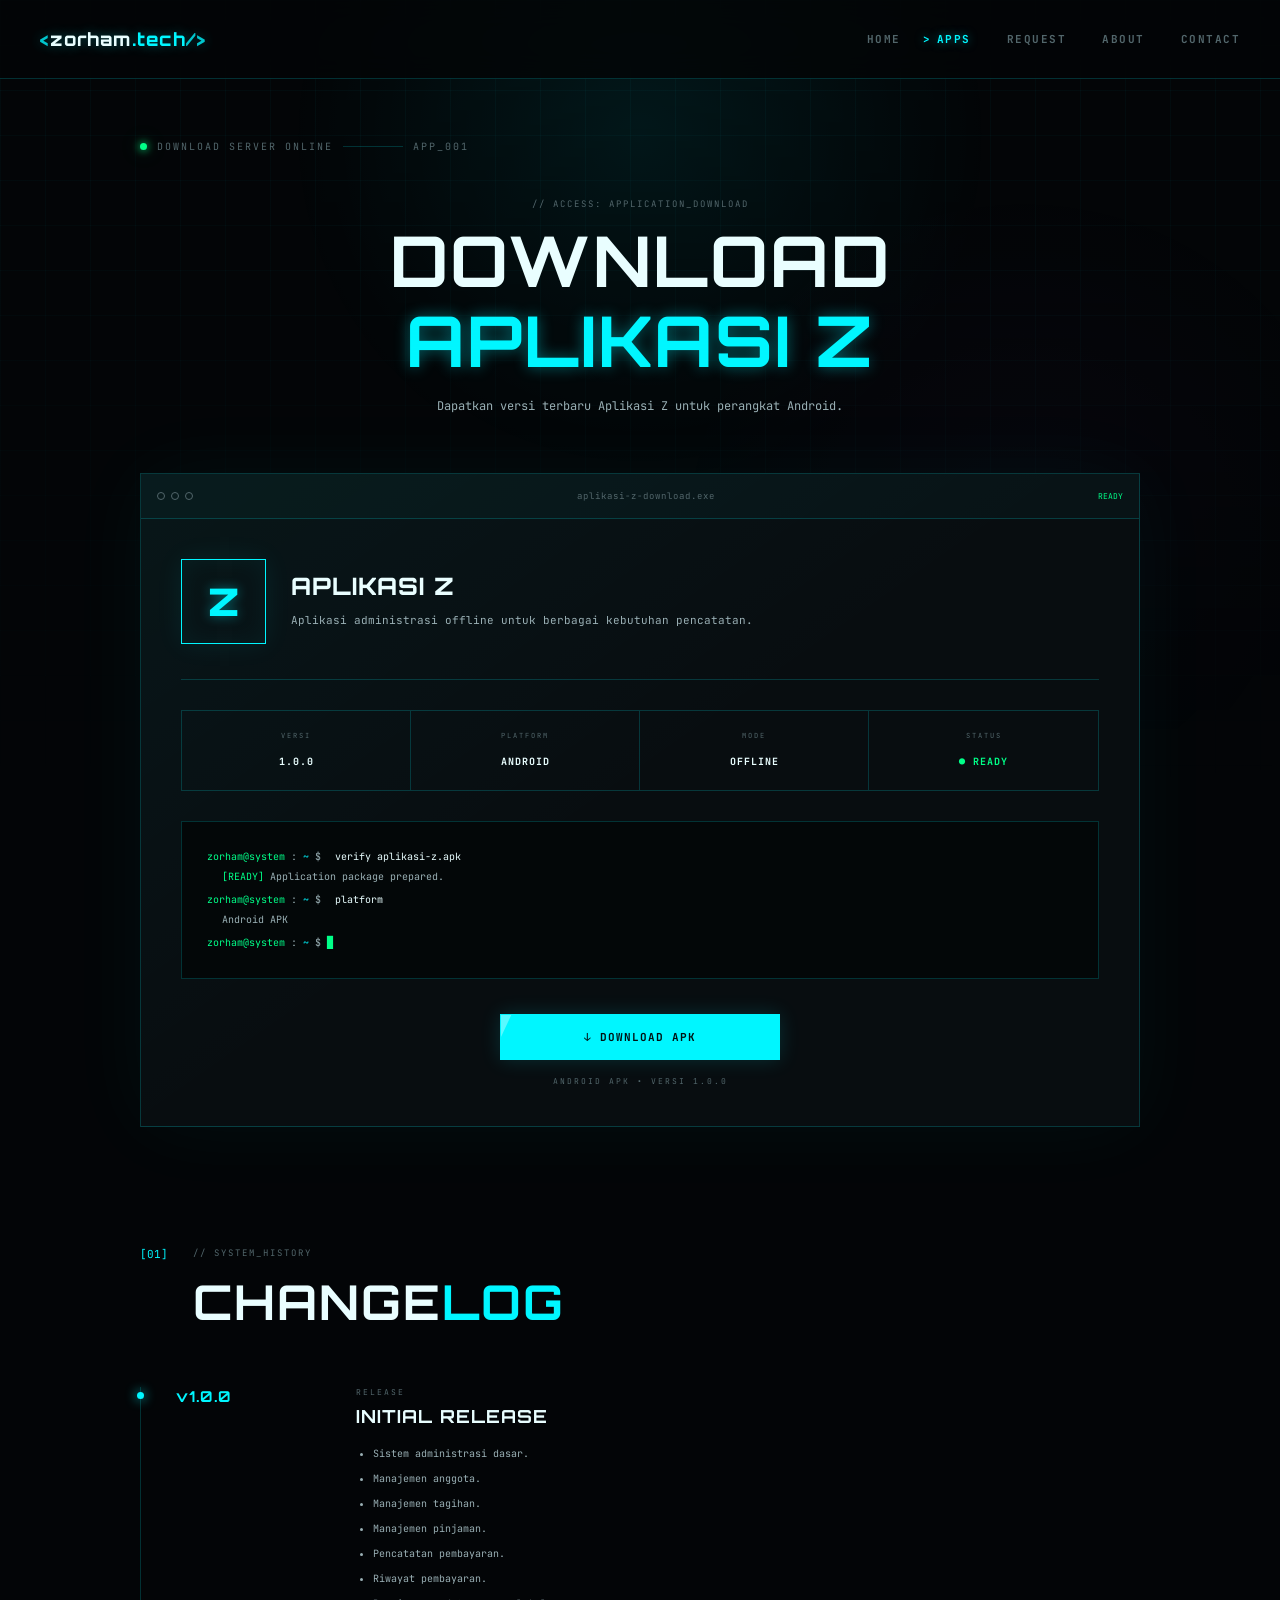
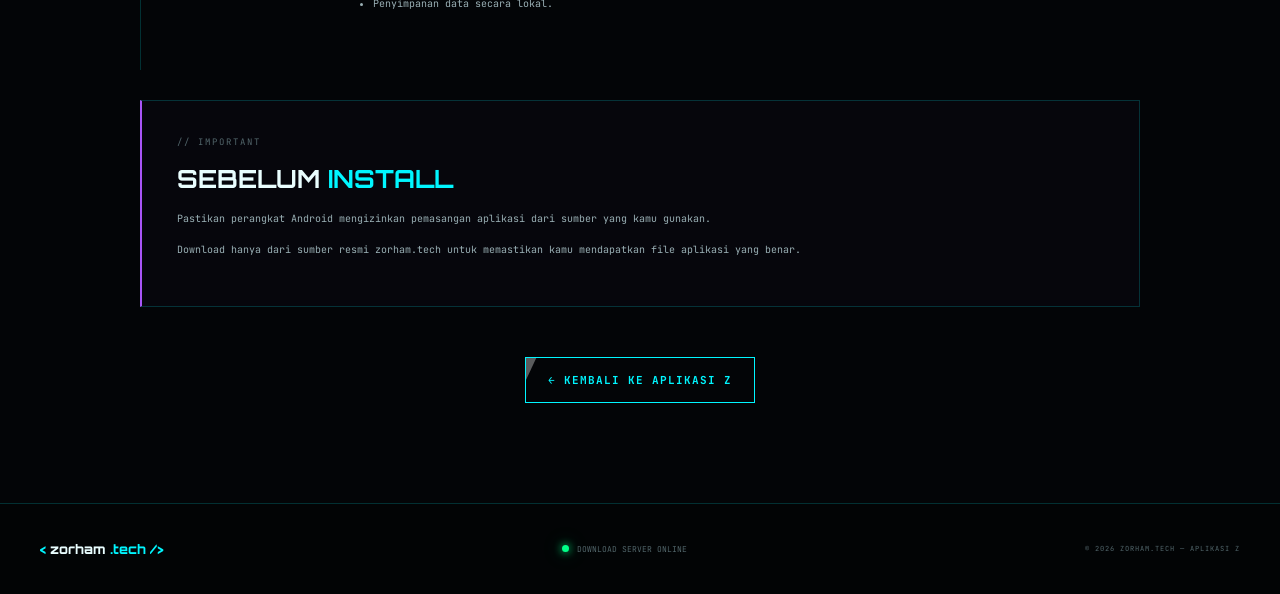
<file: download-aplikasi-z.html>
<!DOCTYPE html>
<html lang="id">

<head>

    <meta charset="UTF-8">

    <meta
        name="viewport"
        content="width=device-width, initial-scale=1.0"
    >

    <title>Download Aplikasi Z — zorham.tech</title>

    <meta
        name="description"
        content="Download Aplikasi Z untuk Android."
    >

    <link rel="preconnect" href="https://fonts.googleapis.com">

    <link
        rel="preconnect"
        href="https://fonts.gstatic.com"
        crossorigin
    >

    <link
        href="https://fonts.googleapis.com/css2?family=JetBrains+Mono:wght@400;500;600;700;800&family=Orbitron:wght@400;500;600;700;800;900&display=swap"
        rel="stylesheet"
    >

    <link
        rel="stylesheet"
        href="style.css"
    >

</head>


<body>


    <!-- BACKGROUND -->

    <div class="background-grid"></div>

    <div class="scanlines"></div>


    <!-- =====================================================
         NAVBAR
    ====================================================== -->

    <header class="navbar">

        <div class="nav-container">


            <a
                href="index.html"
                class="logo"
            >

                <span class="logo-symbol">
                    &lt;
                </span>

                <span>
                    zorham
                </span>

                <span class="logo-dot">
                    .
                </span>

                <span>
                    tech
                </span>

                <span class="logo-symbol">
                    /&gt;
                </span>

            </a>


            <nav class="nav-menu">

                <a
                    href="index.html#home"
                    class="nav-link"
                >
                    HOME
                </a>

                <a
                    href="index.html#apps"
                    class="nav-link active"
                >
                    APPS
                </a>

                <a
                    href="index.html#request"
                    class="nav-link"
                >
                    REQUEST
                </a>

                <a
                    href="index.html#about"
                    class="nav-link"
                >
                    ABOUT
                </a>

                <a
                    href="index.html#contact"
                    class="nav-link"
                >
                    CONTACT
                </a>

            </nav>


            <button
                class="menu-toggle"
                id="menuToggle"
                aria-label="Menu"
            >

                <span></span>
                <span></span>
                <span></span>

            </button>

        </div>

    </header>


    <!-- =====================================================
         MAIN
    ====================================================== -->

    <main>


        <section class="download-page">

            <div class="download-container">


                <!-- STATUS -->

                <div class="terminal-status">

                    <span class="status-dot"></span>

                    DOWNLOAD SERVER ONLINE

                    <span class="status-line"></span>

                    <span>APP_001</span>

                </div>


                <!-- HEADER -->

                <div class="download-heading">

                    <span class="section-command">
                        // ACCESS: APPLICATION_DOWNLOAD
                    </span>


                    <h1>

                        DOWNLOAD
                        <span>APLIKASI Z</span>

                    </h1>


                    <p>

                        Dapatkan versi terbaru Aplikasi Z
                        untuk perangkat Android.

                    </p>

                </div>


                <!-- DOWNLOAD CARD -->

                <div class="download-card">


                    <div class="download-card-header">

                        <div class="terminal-controls">

                            <span></span>
                            <span></span>
                            <span></span>

                        </div>


                        <div class="terminal-title">
                            aplikasi-z-download.exe
                        </div>


                        <div class="terminal-version">
                            READY
                        </div>

                    </div>


                    <div class="download-card-body">


                        <!-- APP IDENTITY -->

                        <div class="download-app">


                            <div class="download-app-icon">
                                Z
                            </div>


                            <div>

                                <div class="download-app-name">
                                    APLIKASI Z
                                </div>


                                <div class="download-app-description">

                                    Aplikasi administrasi
                                    offline untuk berbagai
                                    kebutuhan pencatatan.

                                </div>

                            </div>

                        </div>


                        <!-- VERSION -->

                        <div class="download-details">


                            <div class="download-detail">

                                <span>
                                    VERSI
                                </span>

                                <strong>
                                    1.0.0
                                </strong>

                            </div>


                            <div class="download-detail">

                                <span>
                                    PLATFORM
                                </span>

                                <strong>
                                    ANDROID
                                </strong>

                            </div>


                            <div class="download-detail">

                                <span>
                                    MODE
                                </span>

                                <strong>
                                    OFFLINE
                                </strong>

                            </div>


                            <div class="download-detail">

                                <span>
                                    STATUS
                                </span>

                                <strong class="online">
                                    ● READY
                                </strong>

                            </div>

                        </div>


                        <!-- TERMINAL -->

                        <div class="download-terminal">

                            <div>

                                <span class="green">
                                    zorham@system
                                </span>

                                <span>:</span>

                                <span class="cyan">
                                    ~
                                </span>

                                <span>$</span>

                                <span class="command">
                                    verify aplikasi-z.apk
                                </span>

                            </div>


                            <div class="terminal-output">

                                <span class="success">
                                    [READY]
                                </span>

                                Application package prepared.

                            </div>


                            <div>

                                <span class="green">
                                    zorham@system
                                </span>

                                <span>:</span>

                                <span class="cyan">
                                    ~
                                </span>

                                <span>$</span>

                                <span class="command">
                                    platform
                                </span>

                            </div>


                            <div class="terminal-output">

                                Android APK

                            </div>


                            <div>

                                <span class="green">
                                    zorham@system
                                </span>

                                <span>:</span>

                                <span class="cyan">
                                    ~
                                </span>

                                <span>$</span>

                                <span class="cursor-small">
                                    █
                                </span>

                            </div>

                        </div>


                        <!-- DOWNLOAD -->

                        <div class="download-action">


                            <a
                                href="downloads/aplikasi-z.apk"
                                class="cyber-button primary"
                                download
                            >

                                <span>
                                    ↓ DOWNLOAD APK
                                </span>

                                <i></i>

                            </a>


                            <div class="download-action-note">

                                ANDROID APK • VERSI 1.0.0

                            </div>

                        </div>


                    </div>

                </div>


                <!-- CHANGELOG -->

                <section class="download-changelog">


                    <div class="section-heading">

                        <div class="section-number">
                            [01]
                        </div>


                        <div>

                            <span class="section-command">
                                // SYSTEM_HISTORY
                            </span>

                            <h2>
                                CHANGE<span>LOG</span>
                            </h2>

                        </div>

                    </div>


                    <div class="changelog-list">


                        <article class="changelog-item">

                            <div class="changelog-version">
                                v1.0.0
                            </div>


                            <div class="changelog-content">

                                <div class="changelog-date">
                                    RELEASE
                                </div>


                                <h3>
                                    INITIAL RELEASE
                                </h3>


                                <ul>

                                    <li>
                                        Sistem administrasi
                                        dasar.
                                    </li>

                                    <li>
                                        Manajemen anggota.
                                    </li>

                                    <li>
                                        Manajemen tagihan.
                                    </li>

                                    <li>
                                        Manajemen pinjaman.
                                    </li>

                                    <li>
                                        Pencatatan pembayaran.
                                    </li>

                                    <li>
                                        Riwayat pembayaran.
                                    </li>

                                    <li>
                                        Penyimpanan data
                                        secara lokal.
                                    </li>

                                </ul>

                            </div>

                        </article>


                    </div>

                </section>


                <!-- INFO -->

                <section class="download-info">


                    <div class="download-info-box">

                        <span class="section-command">
                            // IMPORTANT
                        </span>


                        <h2>
                            SEBELUM <span>INSTALL</span>
                        </h2>


                        <p>

                            Pastikan perangkat Android
                            mengizinkan pemasangan aplikasi
                            dari sumber yang kamu gunakan.

                        </p>


                        <p>

                            Download hanya dari sumber resmi
                            zorham.tech untuk memastikan
                            kamu mendapatkan file aplikasi
                            yang benar.

                        </p>

                    </div>


                </section>


                <!-- BACK -->

                <div class="download-back">

                    <a
                        href="aplikasi-z.html"
                        class="cyber-button secondary"
                    >

                        <span>
                            ← KEMBALI KE APLIKASI Z
                        </span>

                        <i></i>

                    </a>

                </div>


            </div>

        </section>

    </main>


    <!-- =====================================================
         FOOTER
    ====================================================== -->

    <footer class="footer">

        <div class="footer-container">


            <div class="footer-logo">

                <span>&lt;</span>

                zorham

                <span>
                    .tech
                </span>

                <span>
                    /&gt;
                </span>

            </div>


            <div class="footer-status">

                <span class="status-dot"></span>

                DOWNLOAD SERVER ONLINE

            </div>


            <div class="footer-copy">

                © 2026 ZORHAM.TECH —
                APLIKASI Z

            </div>

        </div>

    </footer>


    <script src="script.js"></script>

</body>

</html>
</file>
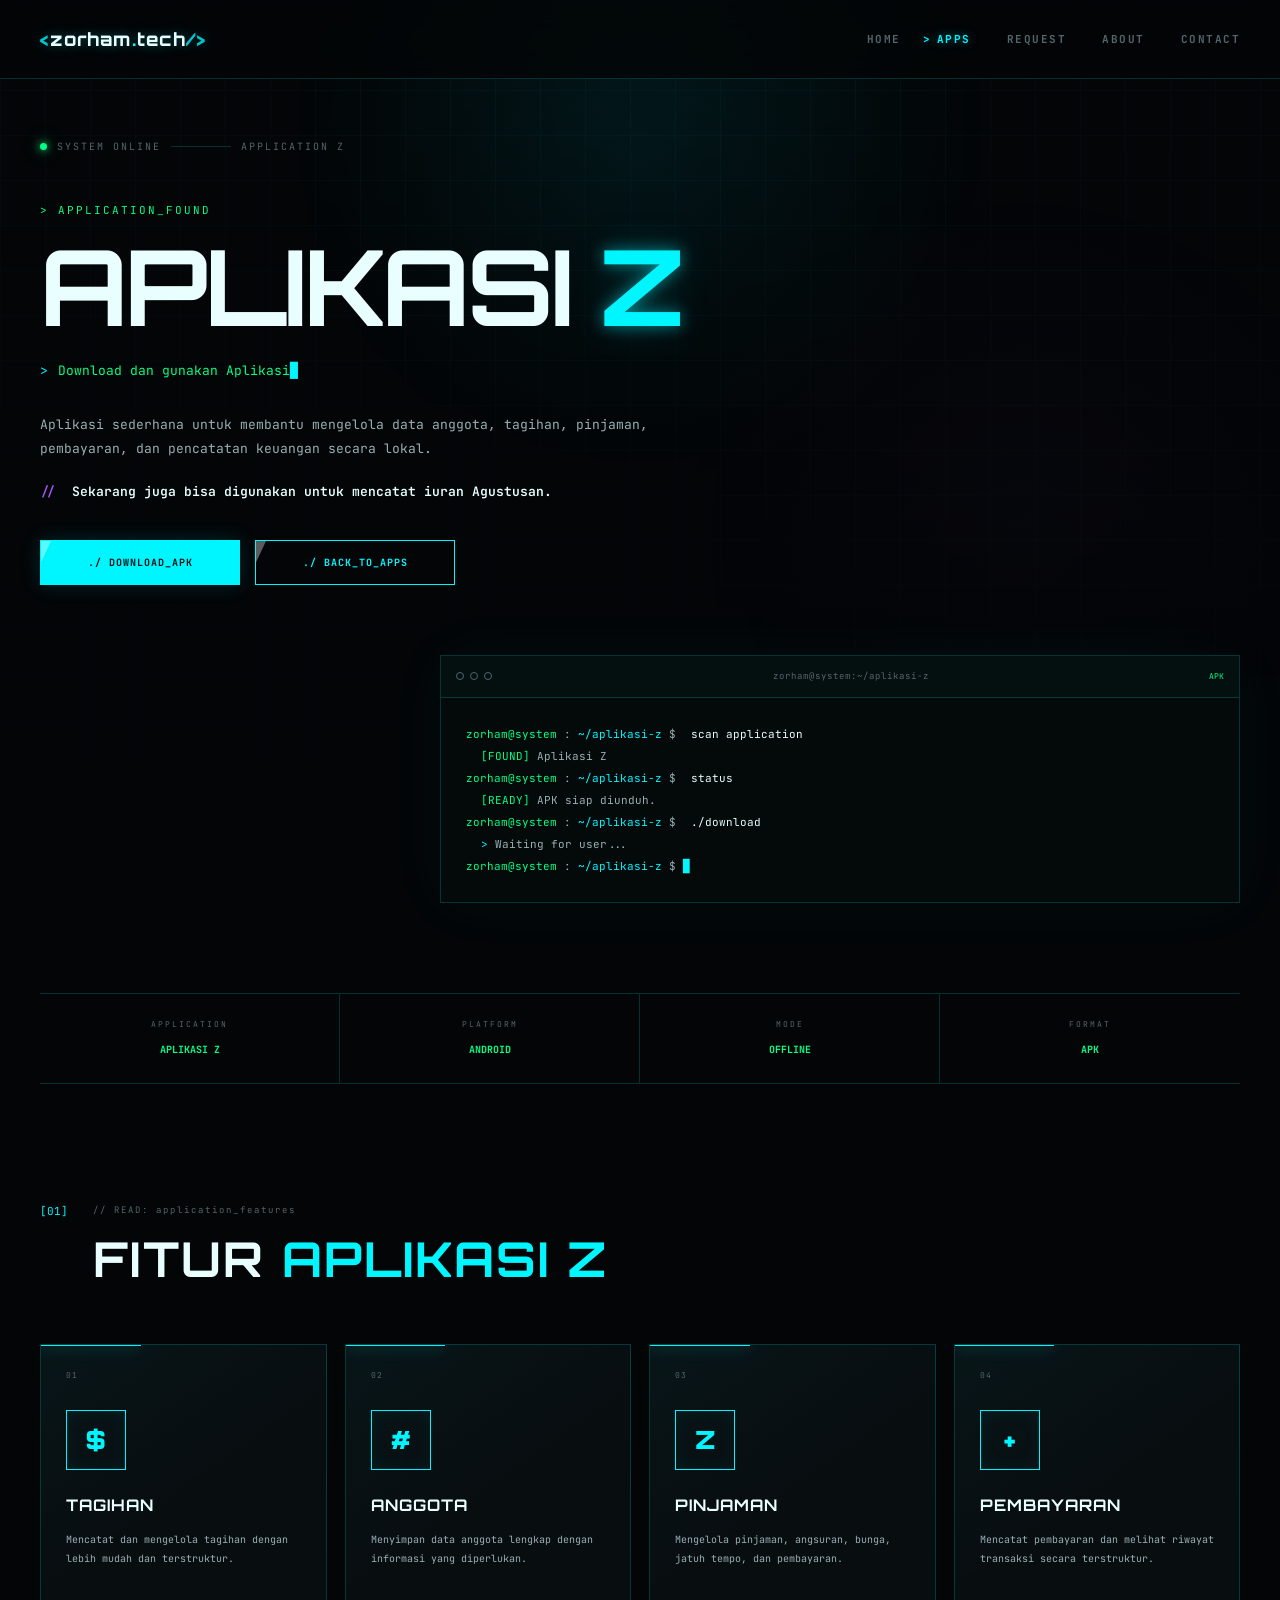
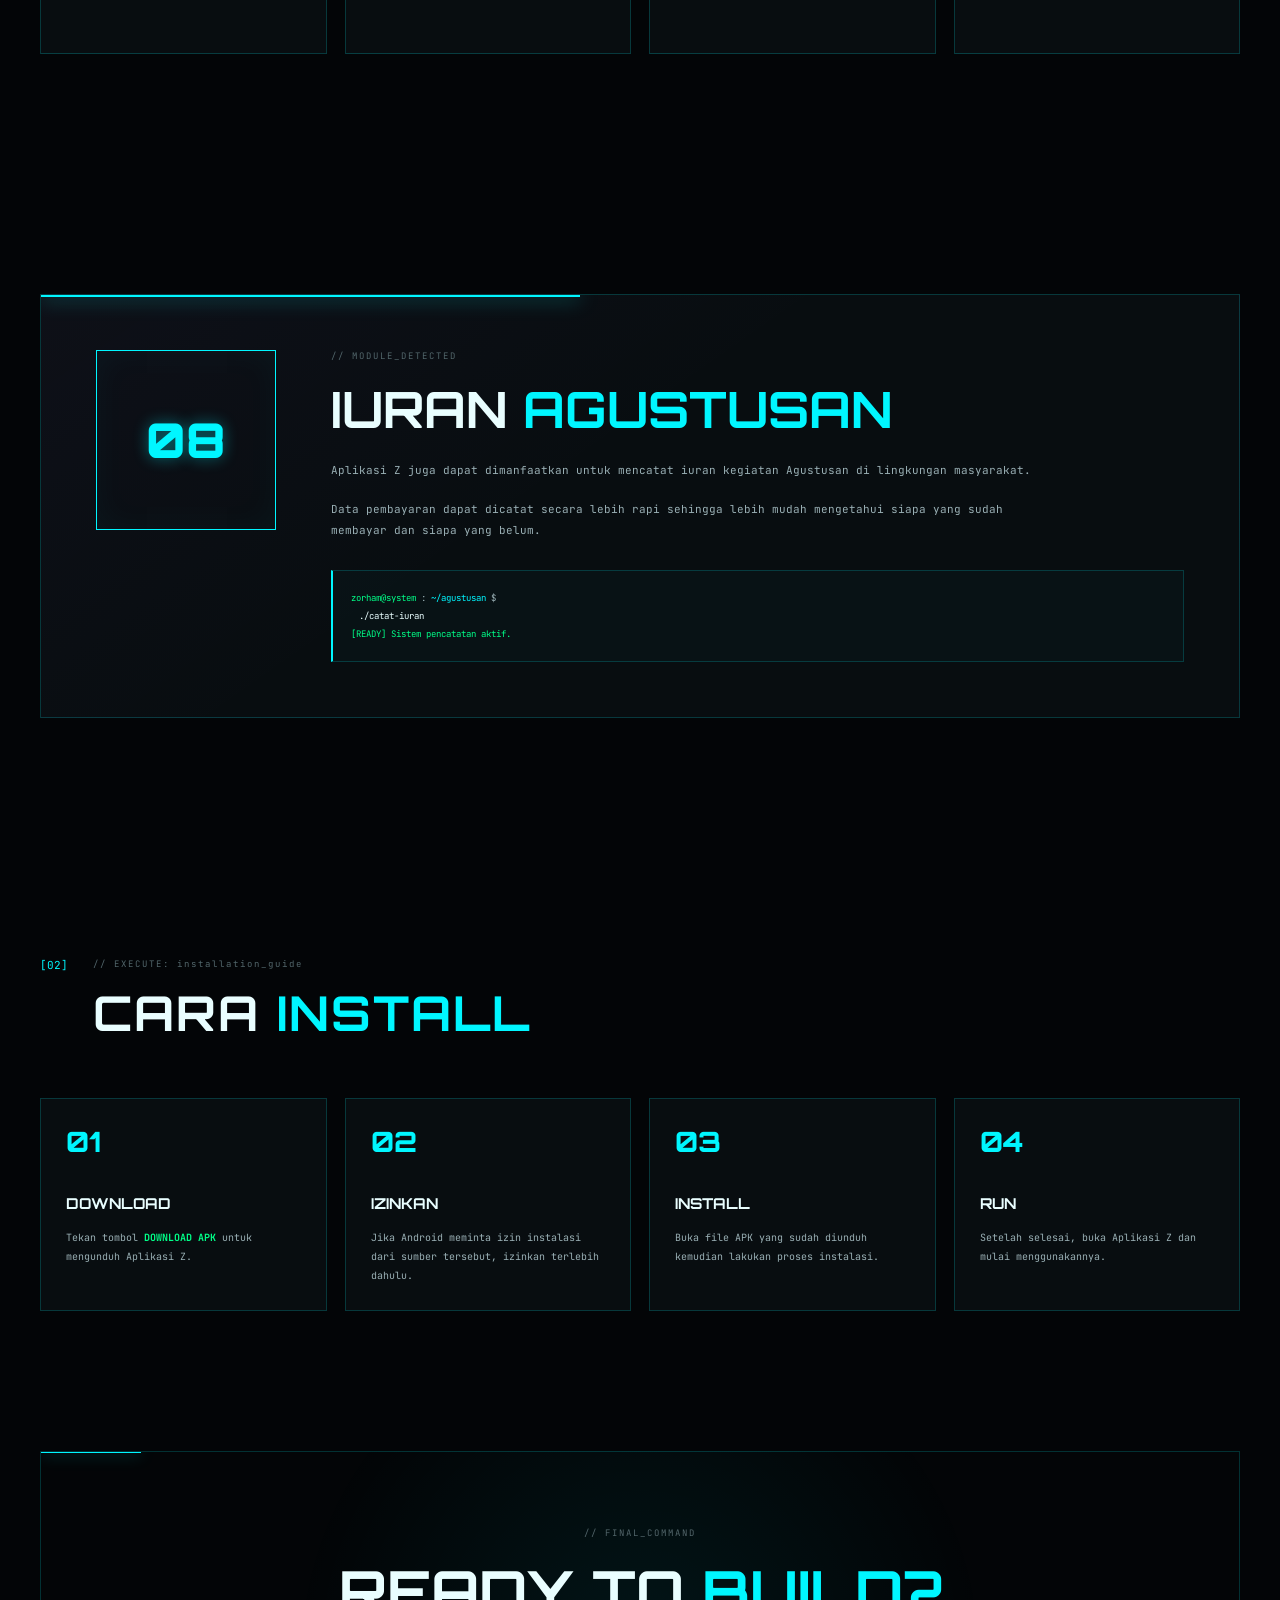
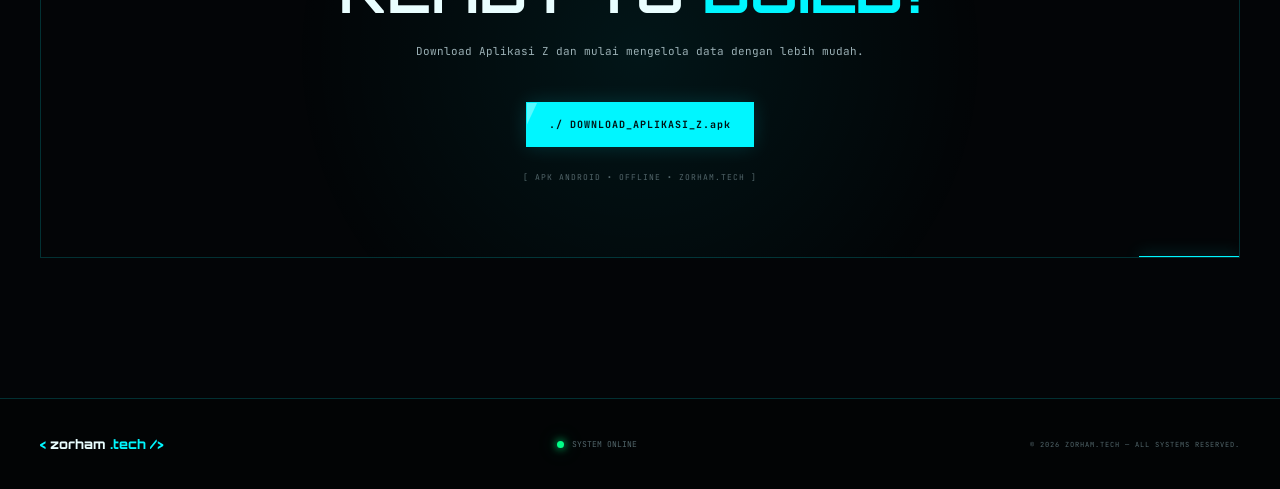
<file: download.html>
<!DOCTYPE html>
<html lang="id">

<head>
    <meta charset="UTF-8">

    <meta
        name="viewport"
        content="width=device-width, initial-scale=1.0"
    >

    <title>Download Aplikasi Z — zorham.tech</title>

    <meta
        name="description"
        content="Download Aplikasi Z dari zorham.tech — aplikasi untuk mengelola tagihan, anggota, pinjaman, pembayaran, dan pencatatan iuran Agustusan."
    >

    <link rel="preconnect" href="https://fonts.googleapis.com">
    <link
        rel="preconnect"
        href="https://fonts.gstatic.com"
        crossorigin
    >

    <link
        href="https://fonts.googleapis.com/css2?family=JetBrains+Mono:wght@400;500;600;700;800&family=Orbitron:wght@400;500;600;700;800;900&display=swap"
        rel="stylesheet"
    >

    <link
        rel="stylesheet"
        href="download.css"
    >
</head>


<body>

    <!-- BACKGROUND -->

    <div class="background-grid"></div>

    <div class="scanlines"></div>


    <!-- NAVBAR -->

    <header class="navbar">

        <div class="nav-container">

            <a
                href="index.html"
                class="logo"
            >
                <span class="logo-symbol">&lt;</span>
                <span>zorham</span>
                <span class="logo-dot">.</span>
                <span>tech</span>
                <span class="logo-symbol">/&gt;</span>
            </a>


            <nav class="nav-menu">

                <a
                    href="index.html#home"
                    class="nav-link"
                >
                    HOME
                </a>

                <a
                    href="index.html#apps"
                    class="nav-link active"
                >
                    APPS
                </a>

                <a
                    href="index.html#request"
                    class="nav-link"
                >
                    REQUEST
                </a>

                <a
                    href="index.html#about"
                    class="nav-link"
                >
                    ABOUT
                </a>

                <a
                    href="index.html#contact"
                    class="nav-link"
                >
                    CONTACT
                </a>

            </nav>


            <button
                class="menu-toggle"
                id="menuToggle"
                aria-label="Menu"
            >

                <span></span>
                <span></span>
                <span></span>

            </button>

        </div>

    </header>


    <!-- MAIN -->

    <main>


        <!-- DOWNLOAD HERO -->

        <section class="download-hero">

            <div class="download-container">


                <!-- STATUS -->

                <div class="terminal-status">

                    <span class="status-dot"></span>

                    SYSTEM ONLINE

                    <span class="status-line"></span>

                    APPLICATION Z

                </div>


                <!-- TITLE -->

                <div class="download-title">

                    <span class="terminal-label">
                        &gt; APPLICATION_FOUND
                    </span>


                    <h1>

                        APLIKASI
                        <span>Z</span>

                    </h1>


                    <div class="typing-wrapper">

                        <span class="terminal-prompt">
                            &gt;
                        </span>

                        <span id="typingText"></span>

                        <span class="cursor">
                            █
                        </span>

                    </div>


                    <p>

                        Aplikasi sederhana untuk membantu
                        mengelola data anggota, tagihan,
                        pinjaman, pembayaran, dan pencatatan
                        keuangan secara lokal.

                    </p>


                    <p class="highlight-text">

                        <span>//</span>

                        Sekarang juga bisa digunakan untuk
                        mencatat iuran Agustusan.

                    </p>


                    <div class="download-buttons">

                        <a
                           href="https://github.com/zorhamid-tech/zorham.tech/releases/download/v1.0.0/aplikasi-z.apk"
                            class="cyber-button primary"
                            id="downloadButton"
                            download
                        >

                            <span>
                                ./ DOWNLOAD_APK
                            </span>

                            <i></i>

                        </a>


                        <a
                            href="index.html#apps"
                            class="cyber-button secondary"
                        >

                            <span>
                                ./ BACK_TO_APPS
                            </span>

                            <i></i>

                        </a>

                    </div>

                </div>


                <!-- TERMINAL -->

                <div class="download-terminal">

                    <div class="terminal-header">

                        <div class="terminal-controls">

                            <span></span>
                            <span></span>
                            <span></span>

                        </div>


                        <div class="terminal-title">
                            zorham@system:~/aplikasi-z
                        </div>


                        <div class="terminal-version">
                            APK
                        </div>

                    </div>


                    <div class="terminal-body">


                        <div>

                            <span class="green">
                                zorham@system
                            </span>

                            <span>:</span>

                            <span class="cyan">
                                ~/aplikasi-z
                            </span>

                            <span>$</span>

                            <span class="command">
                                scan application
                            </span>

                        </div>


                        <div class="terminal-output">

                            <span class="success">
                                [FOUND]
                            </span>

                            Aplikasi Z

                        </div>


                        <div>

                            <span class="green">
                                zorham@system
                            </span>

                            <span>:</span>

                            <span class="cyan">
                                ~/aplikasi-z
                            </span>

                            <span>$</span>

                            <span class="command">
                                status
                            </span>

                        </div>


                        <div class="terminal-output">

                            <span class="success">
                                [READY]
                            </span>

                            APK siap diunduh.

                        </div>


                        <div>

                            <span class="green">
                                zorham@system
                            </span>

                            <span>:</span>

                            <span class="cyan">
                                ~/aplikasi-z
                            </span>

                            <span>$</span>

                            <span class="command">
                                ./download
                            </span>

                        </div>


                        <div class="terminal-output">

                            <span class="cyan">
                                &gt;
                            </span>

                            Waiting for user...

                        </div>


                        <div>

                            <span class="green">
                                zorham@system
                            </span>

                            <span>:</span>

                            <span class="cyan">
                                ~/aplikasi-z
                            </span>

                            <span>$</span>

                            <span class="cursor-small">
                                █
                            </span>

                        </div>

                    </div>

                </div>

            </div>

        </section>


        <!-- SYSTEM INFO -->

        <section class="system-info">

            <div class="info-item">

                <span class="info-label">
                    APPLICATION
                </span>

                <strong>
                    APLIKASI Z
                </strong>

            </div>


            <div class="info-item">

                <span class="info-label">
                    PLATFORM
                </span>

                <strong>
                    ANDROID
                </strong>

            </div>


            <div class="info-item">

                <span class="info-label">
                    MODE
                </span>

                <strong>
                    OFFLINE
                </strong>

            </div>


            <div class="info-item">

                <span class="info-label">
                    FORMAT
                </span>

                <strong>
                    APK
                </strong>

            </div>

        </section>


        <!-- FEATURES -->

        <section class="section">

            <div class="section-container">


                <div class="section-heading">

                    <div class="section-number">
                        [01]
                    </div>


                    <div>

                        <span class="section-command">
                            // READ: application_features
                        </span>

                        <h2>
                            FITUR <span>APLIKASI Z</span>
                        </h2>

                    </div>

                </div>


                <div class="features-grid">


                    <article class="feature-card">

                        <div class="feature-number">
                            01
                        </div>

                        <div class="feature-icon">
                            $
                        </div>

                        <h3>
                            TAGIHAN
                        </h3>

                        <p>

                            Mencatat dan mengelola
                            tagihan dengan lebih mudah
                            dan terstruktur.

                        </p>

                    </article>


                    <article class="feature-card">

                        <div class="feature-number">
                            02
                        </div>

                        <div class="feature-icon">
                            #
                        </div>

                        <h3>
                            ANGGOTA
                        </h3>

                        <p>

                            Menyimpan data anggota
                            lengkap dengan informasi
                            yang diperlukan.

                        </p>

                    </article>


                    <article class="feature-card">

                        <div class="feature-number">
                            03
                        </div>

                        <div class="feature-icon">
                            Z
                        </div>

                        <h3>
                            PINJAMAN
                        </h3>

                        <p>

                            Mengelola pinjaman,
                            angsuran, bunga, jatuh tempo,
                            dan pembayaran.

                        </p>

                    </article>


                    <article class="feature-card">

                        <div class="feature-number">
                            04
                        </div>

                        <div class="feature-icon">
                            +
                        </div>

                        <h3>
                            PEMBAYARAN
                        </h3>

                        <p>

                            Mencatat pembayaran dan
                            melihat riwayat transaksi
                            secara terstruktur.

                        </p>

                    </article>


                </div>

            </div>

        </section>


        <!-- AGUSTUSAN -->

        <section class="section agustusan-section">

            <div class="section-container">


                <div class="agustusan-box">


                    <div class="agustusan-symbol">
                        08
                    </div>


                    <div class="agustusan-content">

                        <span class="section-command">
                            // MODULE_DETECTED
                        </span>


                        <h2>

                            IURAN
                            <span>AGUSTUSAN</span>

                        </h2>


                        <p>

                            Aplikasi Z juga dapat dimanfaatkan
                            untuk mencatat iuran kegiatan
                            Agustusan di lingkungan masyarakat.

                        </p>


                        <p>

                            Data pembayaran dapat dicatat
                            secara lebih rapi sehingga lebih
                            mudah mengetahui siapa yang sudah
                            membayar dan siapa yang belum.

                        </p>


                        <div class="agustusan-terminal">

                            <div>

                                <span class="green">
                                    zorham@system
                                </span>

                                <span>:</span>

                                <span class="cyan">
                                    ~/agustusan
                                </span>

                                <span>$</span>

                            </div>


                            <div class="command">
                                ./catat-iuran
                            </div>


                            <div class="success">
                                [READY] Sistem pencatatan aktif.
                            </div>

                        </div>

                    </div>

                </div>

            </div>

        </section>


        <!-- INSTALLATION -->

        <section class="section">

            <div class="section-container">


                <div class="section-heading">

                    <div class="section-number">
                        [02]
                    </div>


                    <div>

                        <span class="section-command">
                            // EXECUTE: installation_guide
                        </span>

                        <h2>
                            CARA <span>INSTALL</span>
                        </h2>

                    </div>

                </div>


                <div class="steps-grid">


                    <div class="step-card">

                        <span class="step-number">
                            01
                        </span>

                        <h3>
                            DOWNLOAD
                        </h3>

                        <p>

                            Tekan tombol
                            <strong>DOWNLOAD APK</strong>
                            untuk mengunduh Aplikasi Z.

                        </p>

                    </div>


                    <div class="step-card">

                        <span class="step-number">
                            02
                        </span>

                        <h3>
                            IZINKAN
                        </h3>

                        <p>

                            Jika Android meminta izin
                            instalasi dari sumber tersebut,
                            izinkan terlebih dahulu.

                        </p>

                    </div>


                    <div class="step-card">

                        <span class="step-number">
                            03
                        </span>

                        <h3>
                            INSTALL
                        </h3>

                        <p>

                            Buka file APK yang sudah
                            diunduh kemudian lakukan
                            proses instalasi.

                        </p>

                    </div>


                    <div class="step-card">

                        <span class="step-number">
                            04
                        </span>

                        <h3>
                            RUN
                        </h3>

                        <p>

                            Setelah selesai, buka
                            Aplikasi Z dan mulai
                            menggunakannya.

                        </p>

                    </div>


                </div>

            </div>

        </section>


        <!-- DOWNLOAD FINAL -->

        <section class="section final-download">

            <div class="section-container">


                <div class="final-download-box">

                    <span class="section-command">
                        // FINAL_COMMAND
                    </span>


                    <h2>

                        READY TO
                        <span>BUILD?</span>

                    </h2>


                    <p>

                        Download Aplikasi Z dan mulai
                        mengelola data dengan lebih mudah.

                    </p>


                    <a
                        href="https://github.com/zorhamid-tech/zorham.tech/releases/download/v1.0.0/aplikasi-z.apk"
                        class="cyber-button primary final-button"
                        download
                    >

                        <span>
                            ./ DOWNLOAD_APLIKASI_Z.apk
                        </span>

                        <i></i>

                    </a>


                    <div class="download-note">

                        [ APK ANDROID • OFFLINE • ZORHAM.TECH ]

                    </div>

                </div>

            </div>

        </section>


    </main>


    <!-- FOOTER -->

    <footer class="footer">

        <div class="footer-container">


            <div class="footer-logo">

                <span>&lt;</span>
                zorham
                <span>.tech</span>
                <span>/&gt;</span>

            </div>


            <div class="footer-status">

                <span class="status-dot"></span>

                SYSTEM ONLINE

            </div>


            <div class="footer-copy">

                © 2026 ZORHAM.TECH —
                ALL SYSTEMS RESERVED.

            </div>

        </div>

    </footer>


    <script src="download.js"></script>

</body>

</html>
</file>
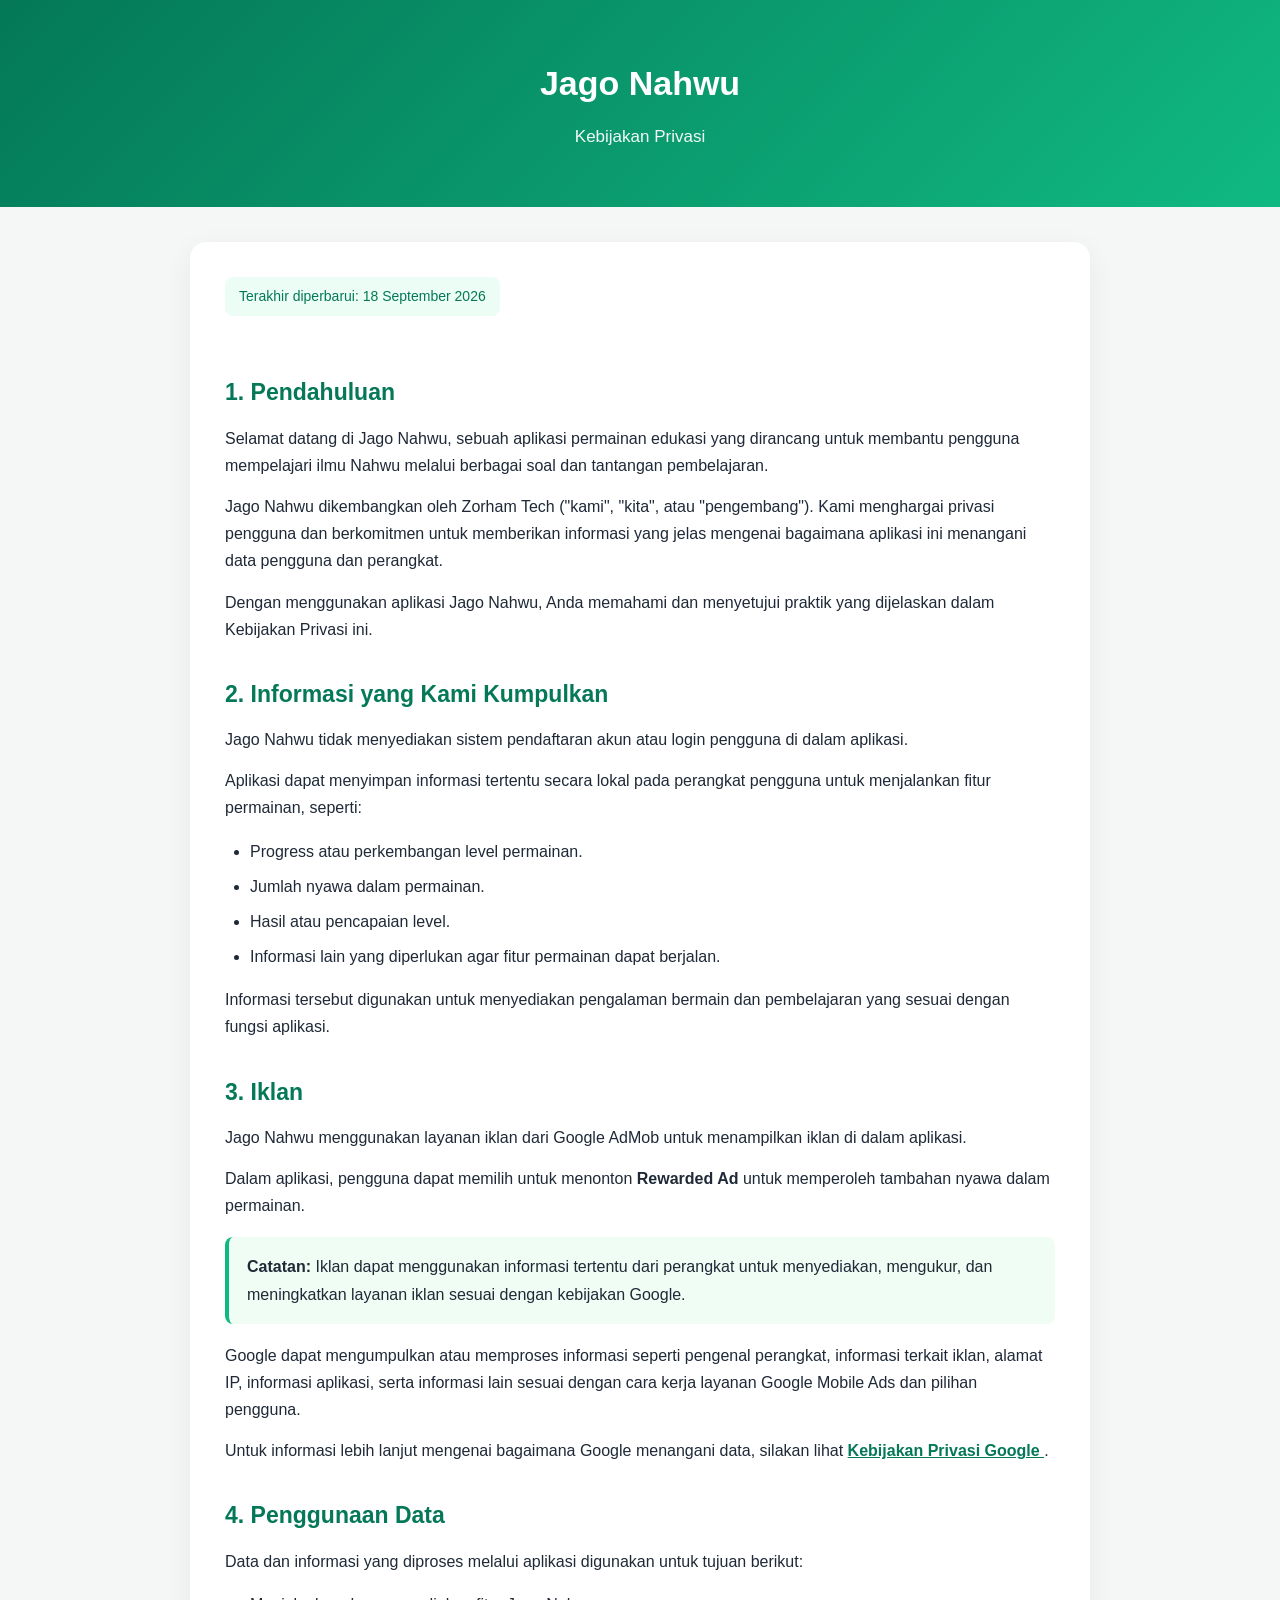
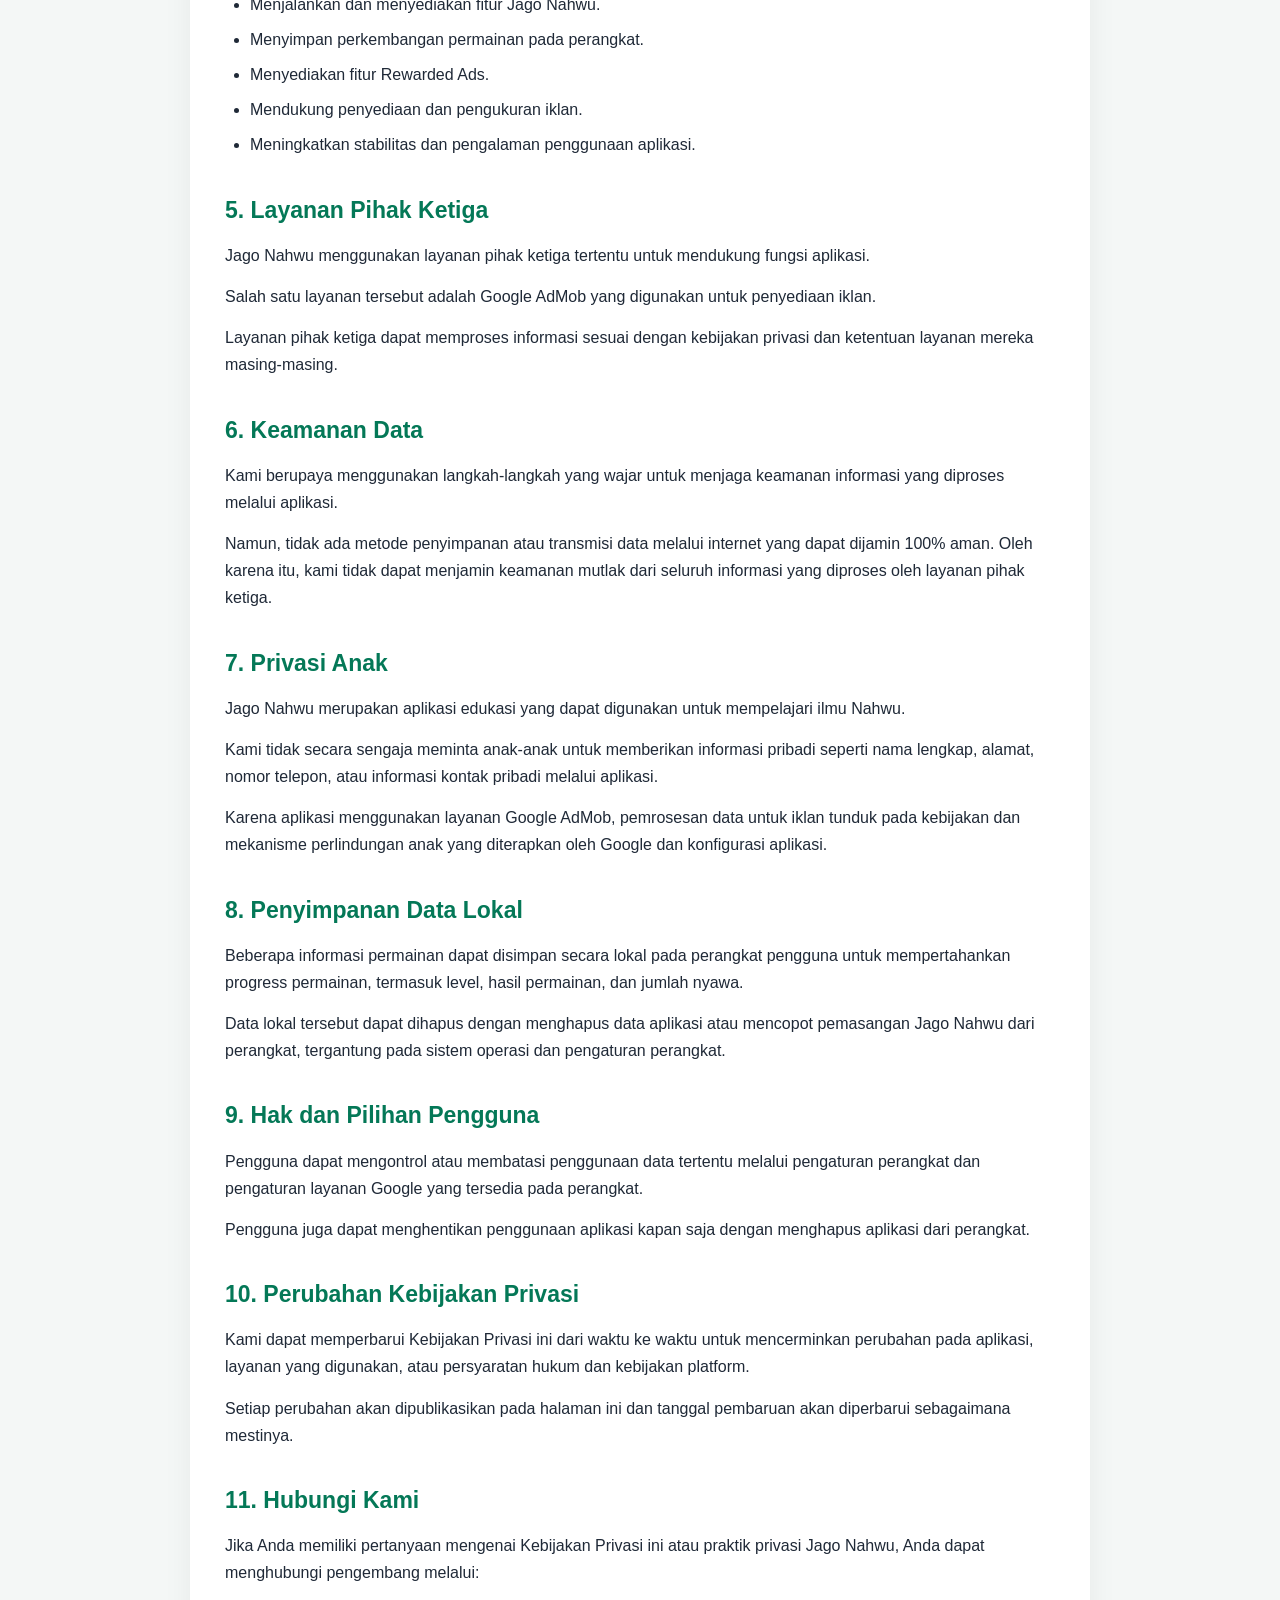
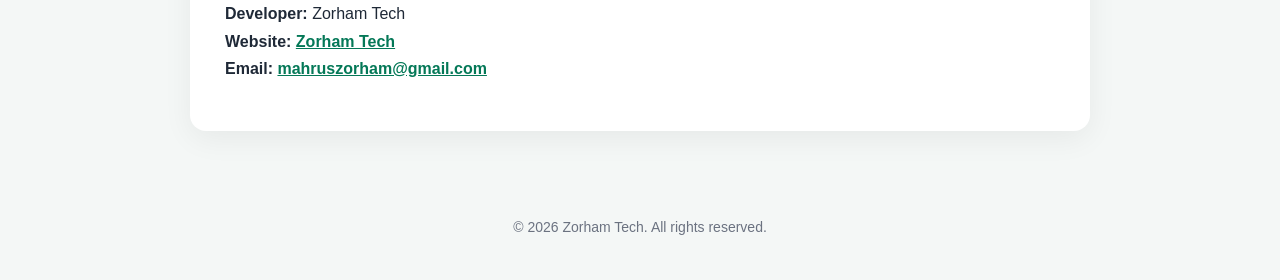
<file: privacy-policy.html>
<!DOCTYPE html>

<html lang="id">
<head>
  <meta charset="UTF-8">
  <meta name="viewport" content="width=device-width, initial-scale=1.0">

  <title>Kebijakan Privasi - Jago Nahwu</title>

<meta
name="description"
content="Kebijakan Privasi Jago Nahwu - Zorham Tech"

>

  <style>
    * {
      box-sizing: border-box;
    }

    body {
      margin: 0;
      font-family:
        -apple-system,
        BlinkMacSystemFont,
        "Segoe UI",
        Roboto,
        Helvetica,
        Arial,
        sans-serif;
      background: #f4f7f6;
      color: #1f2937;
      line-height: 1.7;
    }

    .header {
      background: linear-gradient(135deg, #047857, #10b981);
      color: white;
      padding: 55px 20px;
      text-align: center;
    }

    .header h1 {
      margin: 0 0 10px;
      font-size: 34px;
      font-weight: 800;
    }

    .header p {
      margin: 0;
      font-size: 17px;
      opacity: 0.95;
    }

    .container {
      width: min(900px, calc(100% - 32px));
      margin: 35px auto 60px;
    }

    .card {
      background: white;
      border-radius: 16px;
      padding: 35px;
      box-shadow: 0 8px 30px rgba(0, 0, 0, 0.06);
    }

    h2 {
      color: #047857;
      margin-top: 32px;
      margin-bottom: 12px;
      font-size: 23px;
    }

    h2:first-child {
      margin-top: 0;
    }

    p {
      margin: 0 0 14px;
    }

    ul {
      padding-left: 25px;
    }

    li {
      margin-bottom: 8px;
    }

    .updated {
      display: inline-block;
      background: #ecfdf5;
      color: #047857;
      padding: 8px 14px;
      border-radius: 8px;
      font-size: 14px;
      margin-bottom: 25px;
    }

    .highlight {
      background: #f0fdf4;
      border-left: 4px solid #10b981;
      padding: 16px 18px;
      border-radius: 8px;
      margin: 18px 0;
    }

    a {
      color: #047857;
      font-weight: 600;
    }

    .footer {
      text-align: center;
      color: #6b7280;
      font-size: 14px;
      padding: 25px 20px 40px;
    }

    @media (max-width: 600px) {
      .header {
        padding: 40px 18px;
      }

      .header h1 {
        font-size: 28px;
      }

      .container {
        width: min(100% - 20px, 900px);
        margin-top: 20px;
      }

      .card {
        padding: 23px 20px;
        border-radius: 12px;
      }

      h2 {
        font-size: 21px;
      }
    }
  </style>

</head>

<body>

  <header class="header">
    <h1>Jago Nahwu</h1>
    <p>Kebijakan Privasi</p>
  </header>

  <main class="container">
    <article class="card">


  <div class="updated">
    Terakhir diperbarui: 18 September 2026
  </div>

  <h2>1. Pendahuluan</h2>

  <p>
    Selamat datang di Jago Nahwu, sebuah aplikasi permainan edukasi
    yang dirancang untuk membantu pengguna mempelajari ilmu Nahwu
    melalui berbagai soal dan tantangan pembelajaran.
  </p>

  <p>
    Jago Nahwu dikembangkan oleh Zorham Tech ("kami", "kita", atau
    "pengembang"). Kami menghargai privasi pengguna dan berkomitmen
    untuk memberikan informasi yang jelas mengenai bagaimana aplikasi
    ini menangani data pengguna dan perangkat.
  </p>

  <p>
    Dengan menggunakan aplikasi Jago Nahwu, Anda memahami dan
    menyetujui praktik yang dijelaskan dalam Kebijakan Privasi ini.
  </p>


  <h2>2. Informasi yang Kami Kumpulkan</h2>

  <p>
    Jago Nahwu tidak menyediakan sistem pendaftaran akun atau login
    pengguna di dalam aplikasi.
  </p>

  <p>
    Aplikasi dapat menyimpan informasi tertentu secara lokal pada
    perangkat pengguna untuk menjalankan fitur permainan, seperti:
  </p>

  <ul>
    <li>Progress atau perkembangan level permainan.</li>
    <li>Jumlah nyawa dalam permainan.</li>
    <li>Hasil atau pencapaian level.</li>
    <li>Informasi lain yang diperlukan agar fitur permainan dapat berjalan.</li>
  </ul>

  <p>
    Informasi tersebut digunakan untuk menyediakan pengalaman bermain
    dan pembelajaran yang sesuai dengan fungsi aplikasi.
  </p>


  <h2>3. Iklan</h2>

  <p>
    Jago Nahwu menggunakan layanan iklan dari Google AdMob untuk
    menampilkan iklan di dalam aplikasi.
  </p>

  <p>
    Dalam aplikasi, pengguna dapat memilih untuk menonton
    <strong>Rewarded Ad</strong> untuk memperoleh tambahan nyawa
    dalam permainan.
  </p>

  <div class="highlight">
    <strong>Catatan:</strong>
    Iklan dapat menggunakan informasi tertentu dari perangkat untuk
    menyediakan, mengukur, dan meningkatkan layanan iklan sesuai
    dengan kebijakan Google.
  </div>

  <p>
    Google dapat mengumpulkan atau memproses informasi seperti
    pengenal perangkat, informasi terkait iklan, alamat IP, informasi
    aplikasi, serta informasi lain sesuai dengan cara kerja layanan
    Google Mobile Ads dan pilihan pengguna.
  </p>

  <p>
    Untuk informasi lebih lanjut mengenai bagaimana Google menangani
    data, silakan lihat
    <a
      href="https://policies.google.com/privacy"
      target="_blank"
      rel="noopener noreferrer"
    >
      Kebijakan Privasi Google
    </a>.
  </p>


  <h2>4. Penggunaan Data</h2>

  <p>
    Data dan informasi yang diproses melalui aplikasi digunakan untuk
    tujuan berikut:
  </p>

  <ul>
    <li>Menjalankan dan menyediakan fitur Jago Nahwu.</li>
    <li>Menyimpan perkembangan permainan pada perangkat.</li>
    <li>Menyediakan fitur Rewarded Ads.</li>
    <li>Mendukung penyediaan dan pengukuran iklan.</li>
    <li>Meningkatkan stabilitas dan pengalaman penggunaan aplikasi.</li>
  </ul>


  <h2>5. Layanan Pihak Ketiga</h2>

  <p>
    Jago Nahwu menggunakan layanan pihak ketiga tertentu untuk
    mendukung fungsi aplikasi.
  </p>

  <p>
    Salah satu layanan tersebut adalah Google AdMob yang digunakan
    untuk penyediaan iklan.
  </p>

  <p>
    Layanan pihak ketiga dapat memproses informasi sesuai dengan
    kebijakan privasi dan ketentuan layanan mereka masing-masing.
  </p>


  <h2>6. Keamanan Data</h2>

  <p>
    Kami berupaya menggunakan langkah-langkah yang wajar untuk
    menjaga keamanan informasi yang diproses melalui aplikasi.
  </p>

  <p>
    Namun, tidak ada metode penyimpanan atau transmisi data melalui
    internet yang dapat dijamin 100% aman. Oleh karena itu, kami
    tidak dapat menjamin keamanan mutlak dari seluruh informasi yang
    diproses oleh layanan pihak ketiga.
  </p>


  <h2>7. Privasi Anak</h2>

  <p>
    Jago Nahwu merupakan aplikasi edukasi yang dapat digunakan untuk
    mempelajari ilmu Nahwu.
  </p>

  <p>
    Kami tidak secara sengaja meminta anak-anak untuk memberikan
    informasi pribadi seperti nama lengkap, alamat, nomor telepon,
    atau informasi kontak pribadi melalui aplikasi.
  </p>

  <p>
    Karena aplikasi menggunakan layanan Google AdMob, pemrosesan data
    untuk iklan tunduk pada kebijakan dan mekanisme perlindungan anak
    yang diterapkan oleh Google dan konfigurasi aplikasi.
  </p>


  <h2>8. Penyimpanan Data Lokal</h2>

  <p>
    Beberapa informasi permainan dapat disimpan secara lokal pada
    perangkat pengguna untuk mempertahankan progress permainan,
    termasuk level, hasil permainan, dan jumlah nyawa.
  </p>

  <p>
    Data lokal tersebut dapat dihapus dengan menghapus data aplikasi
    atau mencopot pemasangan Jago Nahwu dari perangkat, tergantung
    pada sistem operasi dan pengaturan perangkat.
  </p>


  <h2>9. Hak dan Pilihan Pengguna</h2>

  <p>
    Pengguna dapat mengontrol atau membatasi penggunaan data tertentu
    melalui pengaturan perangkat dan pengaturan layanan Google yang
    tersedia pada perangkat.
  </p>

  <p>
    Pengguna juga dapat menghentikan penggunaan aplikasi kapan saja
    dengan menghapus aplikasi dari perangkat.
  </p>


  <h2>10. Perubahan Kebijakan Privasi</h2>

  <p>
    Kami dapat memperbarui Kebijakan Privasi ini dari waktu ke waktu
    untuk mencerminkan perubahan pada aplikasi, layanan yang
    digunakan, atau persyaratan hukum dan kebijakan platform.
  </p>

  <p>
    Setiap perubahan akan dipublikasikan pada halaman ini dan tanggal
    pembaruan akan diperbarui sebagaimana mestinya.
  </p>


  <h2>11. Hubungi Kami</h2>

  <p>
    Jika Anda memiliki pertanyaan mengenai Kebijakan Privasi ini atau
    praktik privasi Jago Nahwu, Anda dapat menghubungi pengembang
    melalui:
  </p>

  <p>
    <strong>Developer:</strong> Zorham Tech<br>

    <strong>Website:</strong>
    <a
      href="https://zorhamid-tech.github.io/zorham.tech/"
      target="_blank"
      rel="noopener noreferrer"
    >
      Zorham Tech
    </a><br>

    <strong>Email:</strong>
    <a href="mailto:mahruszorham@gmail.com">
      mahruszorham@gmail.com
    </a>
  </p>

</article>


  </main>

  <footer class="footer">
    &copy; 2026 Zorham Tech. All rights reserved.
  </footer>

</body>
</html>
</file>
<file: style.css>
/* =========================================================
   ZORHAM.TECH
   CYBERPUNK / HACKER DESIGN
========================================================= */

:root {

    --bg: #030507;
    --bg-soft: #070b0e;
    --panel: #080d10;

    --cyan: #00f6ff;
    --cyan-soft: rgba(0, 246, 255, 0.15);

    --green: #00ff88;
    --green-soft: rgba(0, 255, 136, 0.12);

    --purple: #a855f7;

    --white: #e9feff;
    --text: #9ab0b5;
    --muted: #52666b;

    --border: rgba(0, 246, 255, 0.18);

    --font-code: "JetBrains Mono", monospace;
    --font-display: "Orbitron", sans-serif;

}


* {

    margin: 0;
    padding: 0;

    box-sizing: border-box;

}


html {

    scroll-behavior: smooth;

}


body {

    background: var(--bg);

    color: var(--text);

    font-family: var(--font-code);

    overflow-x: hidden;

}


a {

    color: inherit;

    text-decoration: none;

}


button,
input,
textarea {

    font: inherit;

}


/* =========================================================
   BACKGROUND
========================================================= */

.background-grid {

    position: fixed;

    inset: 0;

    z-index: -5;

    background-image:

        linear-gradient(
            rgba(0, 246, 255, 0.035) 1px,
            transparent 1px
        ),

        linear-gradient(
            90deg,
            rgba(0, 246, 255, 0.035) 1px,
            transparent 1px
        );

    background-size: 45px 45px;

    mask-image:

        linear-gradient(
            to bottom,
            black,
            transparent 90%
        );

}


.background-grid::after {

    content: "";

    position: absolute;

    inset: 0;

    background:

        radial-gradient(
            circle at 50% 15%,
            rgba(0, 246, 255, 0.09),
            transparent 35%
        ),

        radial-gradient(
            circle at 80% 60%,
            rgba(168, 85, 247, 0.06),
            transparent 30%
        );

}


.scanlines {

    position: fixed;

    inset: 0;

    z-index: 1000;

    pointer-events: none;

    background:

        repeating-linear-gradient(
            to bottom,
            transparent 0,
            transparent 3px,
            rgba(255,255,255,0.012) 4px
        );

}


/* =========================================================
   NAVBAR
========================================================= */

.navbar {

    position: fixed;

    top: 0;
    left: 0;
    right: 0;

    z-index: 100;

    border-bottom: 1px solid var(--border);

    background: rgba(3, 5, 7, 0.82);

    backdrop-filter: blur(15px);

}


.nav-container {

    width: min(
        1200px,
        calc(100% - 40px)
    );

    height: 78px;

    margin: auto;

    display: flex;

    align-items: center;

    justify-content: space-between;

}


.logo {

    display: flex;

    align-items: center;

    font-family: var(--font-display);

    font-size: 18px;

    font-weight: 800;

    letter-spacing: 1px;

    color: var(--white);

    text-shadow:

        0 0 12px
        rgba(0, 246, 255, 0.35);

}


.logo-dot,
.logo span:nth-child(4) {

    color: var(--cyan);

}


.logo-symbol {

    color: var(--cyan);

    opacity: 0.8;

}


.nav-menu {

    display: flex;

    align-items: center;

    gap: 36px;

}


.nav-link {

    position: relative;

    font-size: 11px;

    font-weight: 700;

    letter-spacing: 1.5px;

    color: var(--muted);

    transition: 0.25s ease;

}


.nav-link::before {

    content: ">";

    position: absolute;

    left: -14px;

    opacity: 0;

    color: var(--cyan);

    transition: 0.25s ease;

}


.nav-link:hover,
.nav-link.active {

    color: var(--cyan);

    text-shadow:

        0 0 10px
        rgba(0, 246, 255, 0.5);

}


.nav-link:hover::before,
.nav-link.active::before {

    opacity: 1;

}


.menu-toggle {

    display: none;

    width: 38px;

    height: 38px;

    background: transparent;

    border: 1px solid var(--border);

    cursor: pointer;

}


.menu-toggle span {

    display: block;

    width: 18px;

    height: 1px;

    margin: 4px auto;

    background: var(--cyan);

}


/* =========================================================
   HERO
========================================================= */

.hero {

    min-height: 100vh;

    display: flex;

    align-items: center;

    padding: 130px 0 80px;

}


.hero-container {

    width: min(
        1200px,
        calc(100% - 40px)
    );

    margin: auto;

}


.terminal-status {

    display: flex;

    align-items: center;

    gap: 10px;

    margin-bottom: 45px;

    color: var(--muted);

    font-size: 10px;

    letter-spacing: 2px;

}


.status-dot {

    width: 7px;

    height: 7px;

    display: inline-block;

    border-radius: 50%;

    background: var(--green);

    box-shadow:

        0 0 8px var(--green),

        0 0 20px
        rgba(0,255,136,0.4);

    animation: pulse 2s infinite;

}


.status-line {

    width: 60px;

    height: 1px;

    background: var(--border);

}


@keyframes pulse {

    0%,
    100% {

        opacity: 1;

    }

    50% {

        opacity: 0.35;

    }

}


.hero-content {

    max-width: 820px;

}


.hero-small {

    margin-bottom: 20px;

    color: var(--green);

    font-size: 11px;

    font-weight: 600;

    letter-spacing: 2px;

}


.hero-small span {

    color: var(--cyan);

}


.hero h1 {

    display: flex;

    flex-direction: column;

    margin-bottom: 25px;

    font-family: var(--font-display);

    line-height: 1;

}


.hero-line {

    font-size: clamp(
        24px,
        4vw,
        48px
    );

    font-weight: 500;

    color: var(--white);

    letter-spacing: 4px;

}


.hero-brand {

    margin-top: 10px;

    font-size: clamp(
        48px,
        9vw,
        105px
    );

    font-weight: 900;

    letter-spacing: -3px;

    color: var(--cyan);

    text-shadow:

        0 0 10px
        rgba(0,246,255,0.5),

        0 0 35px
        rgba(0,246,255,0.18);

    transition: transform 0.08s;

}


.hero-brand span {

    color: var(--white);

}


.typing-wrapper {

    min-height: 32px;

    display: flex;

    align-items: center;

    margin-bottom: 28px;

    color: var(--green);

    font-size: 14px;

}


.terminal-prompt {

    margin-right: 10px;

    color: var(--cyan);

}


.cursor {

    margin-left: 3px;

    color: var(--cyan);

    animation: blink 0.8s infinite;

}


@keyframes blink {

    50% {

        opacity: 0;

    }

}


.hero-description {

    max-width: 650px;

    margin-bottom: 25px;

    color: var(--text);

    font-size: 14px;

    line-height: 1.9;

}


.hero-quote {

    margin-bottom: 35px;

    color: var(--white);

    font-size: 12px;

    font-weight: 600;

}


.hero-quote span {

    margin-right: 10px;

    color: var(--purple);

}


.hero-buttons {

    display: flex;

    flex-wrap: wrap;

    gap: 15px;

}


/* =========================================================
   BUTTON
========================================================= */

.cyber-button {

    position: relative;

    min-width: 190px;

    padding: 15px 22px;

    display: inline-flex;

    justify-content: center;

    align-items: center;

    border: 1px solid var(--cyan);

    font-size: 11px;

    font-weight: 700;

    letter-spacing: 1px;

    overflow: hidden;

    transition: 0.25s ease;

}


.cyber-button.primary {

    color: #001113;

    background: var(--cyan);

    box-shadow:

        0 0 20px
        rgba(0,246,255,0.15);

}


.cyber-button.secondary {

    color: var(--cyan);

    background: transparent;

}


.cyber-button::before {

    content: "";

    position: absolute;

    top: 0;

    left: -100%;

    width: 100%;

    height: 100%;

    background: rgba(255,255,255,0.35);

    transform: skewX(-25deg);

    transition: 0.45s ease;

}


.cyber-button:hover::before {

    left: 120%;

}


.cyber-button:hover {

    transform: translateY(-2px);

    box-shadow:

        0 0 25px
        rgba(0,246,255,0.25);

}


/* =========================================================
   TERMINAL
========================================================= */

.hero-terminal {

    max-width: 700px;

    margin-top: 65px;

    margin-left: auto;

    border: 1px solid var(--border);

    background: rgba(
        5,
        10,
        12,
        0.88
    );

    box-shadow:

        0 0 60px
        rgba(0,246,255,0.04);

}


.terminal-header {

    height: 42px;

    display: flex;

    align-items: center;

    padding: 0 15px;

    border-bottom: 1px solid var(--border);

    background: rgba(
        0,
        246,
        255,
        0.025
    );

}


.terminal-controls {

    display: flex;

    gap: 6px;

}


.terminal-controls span {

    width: 8px;

    height: 8px;

    border-radius: 50%;

    border: 1px solid var(--muted);

}


.terminal-title {

    flex: 1;

    text-align: center;

    font-size: 9px;

    letter-spacing: 1px;

    color: var(--muted);

}


.terminal-version {

    font-size: 8px;

    color: var(--muted);

}


.terminal-body {

    padding: 25px;

    font-size: 11px;

    line-height: 2;

}


.green {

    color: var(--green);

}


.cyan {

    color: var(--cyan);

}


.command {

    margin-left: 8px;

    color: var(--white);

}


.terminal-output {

    padding-left: 15px;

    color: var(--text);

}


.success {

    color: var(--green);

}


.terminal-files {

    display: flex;

    flex-wrap: wrap;

    gap: 20px;

    padding: 5px 15px 10px;

    color: var(--cyan);

}


.cursor-small {

    color: var(--green);

    animation: blink 0.8s infinite;

}


/* =========================================================
   SYSTEM INFO
========================================================= */

.system-info {

    width: min(
        1200px,
        calc(100% - 40px)
    );

    margin: 0 auto;

    display: grid;

    grid-template-columns:
        repeat(4, 1fr);

    border-top: 1px solid var(--border);

    border-bottom: 1px solid var(--border);

}


.info-item {

    padding: 25px;

    border-right: 1px solid var(--border);

    text-align: center;

}


.info-item:last-child {

    border-right: none;

}


.info-label {

    display: block;

    margin-bottom: 8px;

    font-size: 8px;

    letter-spacing: 2px;

    color: var(--muted);

}


.info-item strong {

    font-size: 11px;

    color: var(--green);

}


/* =========================================================
   SECTIONS
========================================================= */

.section {

    padding: 130px 0;

}


.section-container {

    width: min(
        1200px,
        calc(100% - 40px)
    );

    margin: auto;

}


.section-heading {

    display: flex;

    gap: 25px;

    margin-bottom: 55px;

}


.section-number {

    color: var(--cyan);

    font-size: 11px;

}


.section-command {

    display: block;

    margin-bottom: 12px;

    color: var(--muted);

    font-size: 9px;

    letter-spacing: 2px;

}


.section-heading h2 {

    font-family: var(--font-display);

    font-size: clamp(
        28px,
        5vw,
        48px
    );

    color: var(--white);

    letter-spacing: 2px;

}


.section-heading h2 span {

    color: var(--cyan);

}


/* =========================================================
   PROJECTS
========================================================= */

.apps-grid {

    display: grid;

    grid-template-columns:
        repeat(3, 1fr);

    gap: 20px;

}


.app-card {

    position: relative;

    min-height: 430px;

    padding: 25px;

    display: flex;

    flex-direction: column;

    border: 1px solid var(--border);

    background:

        linear-gradient(
            145deg,
            rgba(0,246,255,0.035),
            transparent 45%
        ),

        var(--panel);

    transition: 0.3s ease;

    overflow: hidden;

}


.app-card::before {

    content: "";

    position: absolute;

    top: 0;

    left: 0;

    width: 35%;

    height: 1px;

    background: var(--cyan);

    box-shadow:

        0 0 15px
        var(--cyan);

}


.app-card:hover {

    transform: translateY(-6px);

    border-color:
        rgba(0,246,255,0.5);

    box-shadow:

        0 15px 50px
        rgba(0,246,255,0.06);

}


.card-top {

    display: flex;

    justify-content: space-between;

    margin-bottom: 35px;

    font-size: 8px;

    letter-spacing: 1px;

}


.card-id {

    color: var(--muted);

}


.card-status {

    color: var(--green);

}


.card-status.developing {

    color: var(--purple);

}


.app-icon {

    width: 70px;

    height: 70px;

    display: grid;

    place-items: center;

    margin-bottom: 25px;

    border: 1px solid var(--cyan);

    color: var(--cyan);

    font-family: var(--font-display);

    font-size: 30px;

    font-weight: 900;

    box-shadow:

        inset 0 0 20px
        rgba(0,246,255,0.06),

        0 0 20px
        rgba(0,246,255,0.05);

}


.app-icon.outline {

    border-color: var(--muted);

    color: var(--muted);

}


.app-card h3 {

    margin-bottom: 15px;

    font-family: var(--font-display);

    font-size: 19px;

    color: var(--white);

    letter-spacing: 1px;

}


.card-line {

    width: 45px;

    height: 1px;

    margin-bottom: 18px;

    background: var(--cyan);

}


.app-card p {

    margin-bottom: 25px;

    color: var(--text);

    font-size: 11px;

    line-height: 1.8;

}


.tech-stack {

    display: flex;

    flex-wrap: wrap;

    gap: 7px;

    margin-top: auto;

    margin-bottom: 22px;

}


.tech-stack span {

    padding: 6px 8px;

    border: 1px solid
        rgba(0,246,255,0.12);

    color: var(--muted);

    font-size: 7px;

    letter-spacing: 1px;

}


.app-button {

    display: flex;

    justify-content: space-between;

    padding: 12px;

    border: 1px solid var(--border);

    color: var(--cyan);

    font-size: 9px;

    letter-spacing: 1px;

    transition: 0.2s ease;

}


.app-button:hover {

    background: var(--cyan-soft);

    border-color: var(--cyan);

}


.app-button.disabled {

    color: var(--muted);

    cursor: not-allowed;

}


/* =========================================================
   REQUEST
========================================================= */

.request-section {

    position: relative;

}


.request-grid {

    display: grid;

    grid-template-columns:
        0.8fr 1.2fr;

    gap: 60px;

    align-items: start;

}


.request-info {

    padding-top: 20px;

}


.request-terminal-symbol {

    margin-bottom: 25px;

    font-family: var(--font-display);

    font-size: 60px;

    font-weight: 900;

    color: var(--cyan);

    text-shadow:

        0 0 15px
        rgba(0,246,255,0.4);

}


.request-label {

    color: var(--purple);

    font-size: 9px;

    letter-spacing: 2px;

}


.request-info h3 {

    margin: 20px 0 25px;

    font-family: var(--font-display);

    font-size: clamp(
        35px,
        5vw,
        55px
    );

    line-height: 1.1;

    color: var(--white);

}


.request-info h3 span {

    color: var(--cyan);

}


.request-info p {

    max-width: 500px;

    margin-bottom: 18px;

    color: var(--text);

    font-size: 12px;

    line-height: 1.9;

}


.request-command-box {

    margin-top: 35px;

    padding: 20px;

    border-left: 2px solid var(--cyan);

    border-top: 1px solid var(--border);

    border-right: 1px solid var(--border);

    border-bottom: 1px solid var(--border);

    background: rgba(
        0,
        246,
        255,
        0.025
    );

    font-size: 10px;

    line-height: 2;

}


.request-command {

    margin-top: 5px;

    color: var(--white);

}


.request-result {

    color: var(--muted);

}


.request-terminal {

    border: 1px solid var(--border);

    background:

        linear-gradient(
            145deg,
            rgba(0,246,255,0.035),
            transparent 45%
        ),

        var(--panel);

    box-shadow:

        0 0 50px
        rgba(0,246,255,0.035);

}


.request-terminal-header {

    height: 45px;

    padding: 0 15px;

    display: flex;

    align-items: center;

    border-bottom: 1px solid var(--border);

    background: rgba(
        0,
        246,
        255,
        0.025
    );

}


.request-terminal-header
.terminal-title {

    flex: 1;

    text-align: center;

    color: var(--muted);

    font-size: 9px;

    letter-spacing: 1px;

}


.request-terminal-header
.terminal-version {

    color: var(--green);

    font-size: 8px;

}


.request-form {

    padding: 30px;

}


.form-group {

    margin-bottom: 25px;

}


.form-group label {

    display: block;

    margin-bottom: 10px;

    color: var(--cyan);

    font-size: 9px;

    font-weight: 700;

    letter-spacing: 1px;

}


.form-group input,
.form-group textarea {

    width: 100%;

    padding: 14px 15px;

    border: 1px solid
        rgba(0,246,255,0.16);

    outline: none;

    background: #030708;

    color: var(--white);

    font-family: var(--font-code);

    font-size: 11px;

    resize: vertical;

    transition: 0.25s ease;

}


.form-group input::placeholder,
.form-group textarea::placeholder {

    color: #3d5054;

}


.form-group input:focus,
.form-group textarea:focus {

    border-color: var(--cyan);

    box-shadow:

        0 0 20px
        rgba(0,246,255,0.06),

        inset 0 0 15px
        rgba(0,246,255,0.025);

}


.request-submit {

    width: 100%;

    margin-top: 5px;

}


.request-message {

    min-height: 20px;

    margin-top: 18px;

    text-align: center;

    font-size: 9px;

    letter-spacing: 1px;

}


.request-message.success {

    color: var(--green);

}


.request-message.error {

    color: #ff5577;

}


/* =========================================================
   ABOUT
========================================================= */

.about-grid {

    display: grid;

    grid-template-columns:
        1.15fr 0.85fr;

    gap: 70px;

    align-items: center;

}


.about-terminal {

    border: 1px solid var(--border);

    background: var(--panel);

}


.about-terminal-header {

    padding: 13px 18px;

    display: flex;

    justify-content: space-between;

    border-bottom: 1px solid var(--border);

    color: var(--muted);

    font-size: 8px;

    letter-spacing: 1px;

}


.about-terminal-body {

    padding: 30px;

    font-size: 11px;

    line-height: 2.1;

}


.prompt {

    color: var(--cyan);

}


.key {

    display: inline-block;

    width: 110px;

    color: var(--muted);

}


.about-highlight {

    color: var(--green);

    text-shadow:

        0 0 8px
        rgba(0,255,136,0.2);

}


.about-label {

    color: var(--purple);

    font-size: 9px;

    letter-spacing: 2px;

}


.about-text h3 {

    margin: 20px 0 25px;

    font-family: var(--font-display);

    font-size: clamp(
        35px,
        5vw,
        60px
    );

    line-height: 1.1;

    color: var(--white);

}


.about-text h3 span {

    color: var(--cyan);

}


.about-text p {

    margin-bottom: 18px;

    font-size: 12px;

    line-height: 1.9;

}


.about-signature {

    margin-top: 30px;

    color: var(--green);

    font-size: 11px;

}


/* =========================================================
   CONTACT
========================================================= */

.contact-section {

    padding-top: 50px;

    padding-bottom: 130px;

}


.contact-box {

    position: relative;

    padding: 80px 30px;

    text-align: center;

    border: 1px solid var(--border);

    background:

        radial-gradient(
            circle at center,
            rgba(0,246,255,0.07),
            transparent 55%
        );

    overflow: hidden;

}


.contact-decoration {

    position: absolute;

    right: 30px;

    top: 20px;

    font-family: var(--font-display);

    font-size: 80px;

    color: rgba(
        0,
        246,
        255,
        0.025
    );

}


.contact-box h2 {

    margin: 15px 0;

    font-family: var(--font-display);

    font-size: clamp(
        30px,
        6vw,
        55px
    );

    color: var(--white);

}


.contact-box h2 span {

    color: var(--cyan);

}


.contact-box p {

    max-width: 550px;

    margin: 0 auto 30px;

    color: var(--text);

    font-size: 12px;

    line-height: 1.8;

}


/* =========================================================
   FOOTER
========================================================= */

.footer {

    border-top: 1px solid var(--border);

    background: #020405;

}


.footer-container {

    width: min(
        1200px,
        calc(100% - 40px)
    );

    min-height: 90px;

    margin: auto;

    display: flex;

    align-items: center;

    justify-content: space-between;

    gap: 20px;

}


.footer-logo {

    font-family: var(--font-display);

    font-size: 13px;

    font-weight: 800;

    color: var(--white);

}


.footer-logo span {

    color: var(--cyan);

}


.footer-status {

    display: flex;

    align-items: center;

    gap: 8px;

    font-size: 8px;

    color: var(--muted);

}


.footer-copy {

    font-size: 7px;

    color: var(--muted);

    letter-spacing: 1px;

}


/* =========================================================
   RESPONSIVE
========================================================= */

@media (max-width: 900px) {


    .nav-menu {

        position: absolute;

        top: 78px;

        left: 20px;

        right: 20px;

        padding: 25px;

        display: none;

        flex-direction: column;

        align-items: flex-start;

        gap: 25px;

        border: 1px solid var(--border);

        background: rgba(
            3,
            5,
            7,
            0.97
        );

    }


    .nav-menu.open {

        display: flex;

    }


    .menu-toggle {

        display: block;

    }


    .apps-grid {

        grid-template-columns: 1fr;

    }


    .request-grid {

        grid-template-columns: 1fr;

        gap: 45px;

    }


    .request-info {

        padding-top: 0;

    }


    .about-grid {

        grid-template-columns: 1fr;

        gap: 50px;

    }


    .system-info {

        grid-template-columns:
            repeat(2, 1fr);

    }


    .info-item:nth-child(2) {

        border-right: none;

    }


    .info-item:nth-child(-n+2) {

        border-bottom:
            1px solid var(--border);

    }


    .footer-container {

        flex-direction: column;

        justify-content: center;

        padding: 25px 0;

    }

}


@media (max-width: 600px) {


    .nav-container,
    .hero-container,
    .section-container,
    .system-info,
    .footer-container {

        width: min(
            100% - 28px,
            1200px
        );

    }


    .hero {

        padding-top: 120px;

    }


    .hero-brand {

        font-size:
            clamp(
                42px,
                14vw,
                70px
            );

        letter-spacing: -2px;

    }


    .hero-line {

        font-size: 22px;

    }


    .hero-terminal {

        margin-top: 45px;

    }


    .terminal-body {

        padding: 18px;

        font-size: 9px;

    }


    .terminal-files {

        flex-direction: column;

        gap: 2px;

    }


    .section {

        padding: 90px 0;

    }


    .section-heading {

        gap: 12px;

    }


    .section-heading h2 {

        font-size: 30px;

    }


    .app-card {

        min-height: auto;

    }


    .request-terminal-symbol {

        font-size: 45px;

    }


    .request-info h3 {

        font-size: 38px;

    }


    .request-form {

        padding: 20px;

    }


    .about-terminal-body {

        padding: 20px;

        font-size: 9px;

    }


    .key {

        width: 85px;

    }


    .hero-buttons {

        flex-direction: column;

    }


    .cyber-button {

        width: 100%;

    }


    .system-info {

        width: 100%;

    }


    .info-item {

        padding: 20px 10px;

    }

}

/* =========================================================
   APLIKASI Z DETAIL PAGE
========================================================= */

.app-detail-hero {
    min-height: 100vh;

    display: flex;
    align-items: center;

    padding: 140px 0 90px;
}

.app-detail-container {
    width: min(1200px, calc(100% - 40px));

    margin: auto;
}

.app-detail-grid {
    display: grid;

    grid-template-columns: 1.05fr 0.95fr;

    gap: 70px;

    align-items: center;
}

.app-detail-content {
    max-width: 700px;
}

.app-detail-content h1 {
    margin-bottom: 30px;

    font-family: var(--font-display);

    line-height: 1;
}

.app-detail-content .hero-brand {
    display: block;

    margin-top: 15px;
}

.app-detail-content .hero-brand span {
    color: var(--white);
}

.app-detail-typing {
    min-height: 35px;

    display: flex;
    align-items: center;

    gap: 10px;

    margin-bottom: 25px;

    color: var(--green);

    font-size: 12px;

    line-height: 1.7;
}

.app-detail-description {
    max-width: 620px;

    margin-bottom: 28px;

    color: var(--text);

    font-size: 13px;

    line-height: 1.9;
}

.app-detail-status {
    display: flex;
    flex-wrap: wrap;

    gap: 10px;

    margin-bottom: 35px;
}

.app-detail-status span {
    padding: 7px 10px;

    border: 1px solid var(--border);

    color: var(--muted);

    font-size: 8px;

    letter-spacing: 1px;
}

.app-detail-status span:first-child {
    color: var(--green);

    border-color: rgba(0,255,136,0.25);
}

.app-detail-buttons {
    display: flex;
    flex-wrap: wrap;

    gap: 12px;
}

.app-terminal-preview {
    border: 1px solid var(--border);

    background:
        linear-gradient(
            145deg,
            rgba(0,246,255,0.045),
            transparent 50%
        ),
        var(--panel);

    box-shadow:
        0 0 70px rgba(0,246,255,0.05);
}

.app-terminal-preview .terminal-body {
    min-height: 330px;

    display: flex;
    flex-direction: column;
    justify-content: center;
}


/* =========================================================
   APP INFO BAR
========================================================= */

.app-info-bar {
    width: min(1200px, calc(100% - 40px));

    margin: 0 auto;

    display: grid;

    grid-template-columns: repeat(4, 1fr);

    border-top: 1px solid var(--border);
    border-bottom: 1px solid var(--border);
}

.app-info-item {
    padding: 25px;

    text-align: center;

    border-right: 1px solid var(--border);
}

.app-info-item:last-child {
    border-right: none;
}

.app-info-item span {
    display: block;

    margin-bottom: 8px;

    color: var(--muted);

    font-size: 8px;

    letter-spacing: 2px;
}

.app-info-item strong {
    color: var(--green);

    font-size: 10px;

    letter-spacing: 1px;
}


/* =========================================================
   APLIKASI Z FEATURES
========================================================= */

.z-features-grid {
    display: grid;

    grid-template-columns: repeat(3, 1fr);

    gap: 18px;
}

.z-feature-card {
    position: relative;

    min-height: 280px;

    padding: 28px;

    border: 1px solid var(--border);

    background:
        linear-gradient(
            145deg,
            rgba(0,246,255,0.035),
            transparent 50%
        ),
        var(--panel);

    overflow: hidden;

    transition: 0.3s ease;
}

.z-feature-card::before {
    content: "";

    position: absolute;

    left: 0;
    top: 0;

    width: 40%;
    height: 1px;

    background: var(--cyan);

    box-shadow:
        0 0 12px var(--cyan);
}

.z-feature-card:hover {
    transform: translateY(-5px);

    border-color: rgba(0,246,255,0.45);

    box-shadow:
        0 15px 40px rgba(0,246,255,0.05);
}

.z-feature-number {
    position: absolute;

    top: 18px;
    right: 20px;

    color: var(--muted);

    font-size: 8px;

    letter-spacing: 1px;
}

.z-feature-icon {
    width: 55px;
    height: 55px;

    display: grid;
    place-items: center;

    margin-bottom: 25px;

    border: 1px solid var(--cyan);

    color: var(--cyan);

    font-family: var(--font-display);

    font-size: 22px;
    font-weight: 800;

    box-shadow:
        inset 0 0 15px rgba(0,246,255,0.05);
}

.z-feature-card h3 {
    margin-bottom: 12px;

    font-family: var(--font-display);

    font-size: 16px;

    color: var(--white);

    letter-spacing: 1px;
}

.z-feature-card p {
    color: var(--text);

    font-size: 10px;

    line-height: 1.9;
}


/* =========================================================
   USE CASE
========================================================= */

.z-use-section {
    background:
        linear-gradient(
            90deg,
            transparent,
            rgba(0,246,255,0.025),
            transparent
        );
}

.z-use-grid {
    display: grid;

    grid-template-columns: 0.8fr 1.2fr;

    gap: 80px;

    align-items: start;
}

.z-use-title {
    margin-top: 20px;

    font-family: var(--font-display);

    font-size: clamp(35px, 5vw, 65px);

    line-height: 1.05;

    color: var(--white);
}

.z-use-title span {
    color: var(--cyan);
}

.z-use-content > p {
    max-width: 600px;

    margin-bottom: 30px;

    color: var(--text);

    font-size: 12px;

    line-height: 1.9;
}

.z-use-list {
    display: grid;

    grid-template-columns: repeat(2, 1fr);

    gap: 10px;
}

.z-use-list div {
    padding: 14px;

    border: 1px solid var(--border);

    background: rgba(0,246,255,0.018);

    color: var(--white);

    font-size: 10px;

    transition: 0.2s ease;
}

.z-use-list div:hover {
    border-color: rgba(0,246,255,0.4);

    color: var(--cyan);
}

.z-use-list span {
    margin-right: 10px;

    color: var(--green);

    font-size: 8px;
}


/* =========================================================
   ADVANTAGES
========================================================= */

.z-advantages {
    display: grid;

    grid-template-columns: repeat(2, 1fr);

    gap: 18px;
}

.z-advantage {
    display: grid;

    grid-template-columns: 55px 1fr;

    gap: 20px;

    padding: 25px;

    border: 1px solid var(--border);

    background: var(--panel);
}

.z-advantage > strong {
    color: var(--cyan);

    font-family: var(--font-display);

    font-size: 14px;
}

.z-advantage h3 {
    margin-bottom: 10px;

    font-family: var(--font-display);

    font-size: 15px;

    color: var(--white);

    letter-spacing: 1px;
}

.z-advantage p {
    color: var(--text);

    font-size: 10px;

    line-height: 1.8;
}


/* =========================================================
   DOWNLOAD
========================================================= */

.z-download-section {
    padding-top: 40px;
}

.z-download-box {
    position: relative;

    padding: 80px 30px;

    text-align: center;

    border: 1px solid var(--border);

    background:
        radial-gradient(
            circle at center,
            rgba(0,246,255,0.07),
            transparent 60%
        );

    overflow: hidden;
}

.z-download-box h2 {
    max-width: 800px;

    margin: 15px auto 20px;

    font-family: var(--font-display);

    font-size: clamp(30px, 5vw, 55px);

    line-height: 1.15;

    color: var(--white);
}

.z-download-box h2 span {
    color: var(--cyan);
}

.z-download-box > p {
    max-width: 580px;

    margin: 0 auto 30px;

    color: var(--text);

    font-size: 12px;

    line-height: 1.8;
}

.download-note {
    margin-top: 20px;

    color: var(--muted);

    font-size: 8px;

    letter-spacing: 2px;
}


/* =========================================================
   APLIKASI Z RESPONSIVE
========================================================= */

@media (max-width: 900px) {

    .app-detail-grid {
        grid-template-columns: 1fr;

        gap: 50px;
    }

    .app-detail-content {
        max-width: none;
    }

    .z-features-grid {
        grid-template-columns: repeat(2, 1fr);
    }

    .z-use-grid {
        grid-template-columns: 1fr;

        gap: 45px;
    }

    .z-advantages {
        grid-template-columns: 1fr;
    }

}


@media (max-width: 600px) {

    .app-detail-hero {
        padding-top: 120px;
    }

    .app-detail-container {
        width: min(100% - 28px, 1200px);
    }

    .app-detail-grid {
        gap: 40px;
    }

    .app-detail-content .hero-brand {
        font-size: clamp(45px, 15vw, 75px);
    }

    .app-detail-description {
        font-size: 11px;
    }

    .app-detail-buttons {
        flex-direction: column;
    }

    .app-detail-buttons .cyber-button {
        width: 100%;
    }

    .app-terminal-preview .terminal-body {
        min-height: 280px;

        padding: 18px;

        font-size: 9px;
    }

    .app-info-bar {
        width: 100%;

        grid-template-columns: repeat(2, 1fr);
    }

    .app-info-item {
        padding: 20px 10px;
    }

    .app-info-item:nth-child(2) {
        border-right: none;
    }

    .app-info-item:nth-child(-n+2) {
        border-bottom: 1px solid var(--border);
    }

    .z-features-grid {
        grid-template-columns: 1fr;
    }

    .z-feature-card {
        min-height: auto;
    }

    .z-use-list {
        grid-template-columns: 1fr;
    }

    .z-advantage {
        grid-template-columns: 40px 1fr;

        gap: 12px;

        padding: 20px;
    }

    .z-download-box {
        padding: 60px 20px;
    }

}
/* =========================================================
   DOWNLOAD APLIKASI Z
========================================================= */

.download-page {
    min-height: 100vh;

    padding: 140px 0 100px;
}

.download-container {
    width: min(1000px, calc(100% - 40px));

    margin: auto;
}


/* =========================================================
   DOWNLOAD HEADING
========================================================= */

.download-heading {
    margin: 45px auto 55px;

    max-width: 850px;

    text-align: center;
}

.download-heading h1 {
    margin: 15px 0 20px;

    font-family: var(--font-display);

    font-size: clamp(35px, 7vw, 70px);

    line-height: 1;

    color: var(--white);

    letter-spacing: 2px;
}

.download-heading h1 span {
    color: var(--cyan);

    display: block;

    margin-top: 10px;

    text-shadow:
        0 0 15px rgba(0,246,255,0.4);
}

.download-heading p {
    max-width: 600px;

    margin: auto;

    color: var(--text);

    font-size: 12px;

    line-height: 1.9;
}


/* =========================================================
   DOWNLOAD CARD
========================================================= */

.download-card {
    border: 1px solid var(--border);

    background:
        linear-gradient(
            145deg,
            rgba(0,246,255,0.04),
            transparent 50%
        ),
        var(--panel);

    box-shadow:
        0 0 80px rgba(0,246,255,0.045);
}

.download-card-header {
    height: 45px;

    padding: 0 16px;

    display: flex;

    align-items: center;

    border-bottom: 1px solid var(--border);

    background:
        rgba(0,246,255,0.025);
}

.download-card-header .terminal-title {
    flex: 1;

    text-align: center;

    color: var(--muted);

    font-size: 9px;

    letter-spacing: 1px;
}

.download-card-header .terminal-version {
    color: var(--green);

    font-size: 8px;
}

.download-card-body {
    padding: 40px;
}


/* =========================================================
   APP IDENTITY
========================================================= */

.download-app {
    display: flex;

    align-items: center;

    gap: 25px;

    padding-bottom: 35px;

    border-bottom: 1px solid var(--border);
}

.download-app-icon {
    width: 85px;
    height: 85px;

    flex-shrink: 0;

    display: grid;

    place-items: center;

    border: 1px solid var(--cyan);

    color: var(--cyan);

    font-family: var(--font-display);

    font-size: 38px;

    font-weight: 900;

    box-shadow:
        inset 0 0 25px rgba(0,246,255,0.05),
        0 0 25px rgba(0,246,255,0.08);

    text-shadow:
        0 0 12px rgba(0,246,255,0.4);
}

.download-app-name {
    margin-bottom: 10px;

    font-family: var(--font-display);

    font-size: 24px;

    font-weight: 800;

    color: var(--white);

    letter-spacing: 1px;
}

.download-app-description {
    max-width: 600px;

    color: var(--text);

    font-size: 11px;

    line-height: 1.8;
}


/* =========================================================
   DOWNLOAD DETAILS
========================================================= */

.download-details {
    display: grid;

    grid-template-columns: repeat(4, 1fr);

    margin: 30px 0;

    border: 1px solid var(--border);
}

.download-detail {
    padding: 20px;

    text-align: center;

    border-right: 1px solid var(--border);
}

.download-detail:last-child {
    border-right: none;
}

.download-detail span {
    display: block;

    margin-bottom: 9px;

    color: var(--muted);

    font-size: 7px;

    letter-spacing: 2px;
}

.download-detail strong {
    color: var(--white);

    font-size: 10px;

    letter-spacing: 1px;
}

.download-detail strong.online {
    color: var(--green);
}


/* =========================================================
   DOWNLOAD TERMINAL
========================================================= */

.download-terminal {
    padding: 25px;

    border: 1px solid var(--border);

    background: #030708;

    font-size: 10px;

    line-height: 2;
}

.download-terminal .terminal-output {
    margin-bottom: 3px;
}


/* =========================================================
   DOWNLOAD ACTION
========================================================= */

.download-action {
    padding-top: 35px;

    text-align: center;
}

.download-action .cyber-button {
    min-width: 280px;
}

.download-action-note {
    margin-top: 16px;

    color: var(--muted);

    font-size: 8px;

    letter-spacing: 2px;
}


/* =========================================================
   CHANGELOG
========================================================= */

.download-changelog {
    margin-top: 120px;
}

.changelog-list {
    border-left: 1px solid var(--border);
}

.changelog-item {
    position: relative;

    display: grid;

    grid-template-columns: 150px 1fr;

    gap: 30px;

    padding: 0 0 50px 35px;
}

.changelog-item::before {
    content: "";

    position: absolute;

    left: -4px;
    top: 5px;

    width: 7px;
    height: 7px;

    border-radius: 50%;

    background: var(--cyan);

    box-shadow:
        0 0 12px var(--cyan);
}

.changelog-version {
    color: var(--cyan);

    font-family: var(--font-display);

    font-size: 15px;

    font-weight: 700;

    letter-spacing: 1px;
}

.changelog-date {
    margin-bottom: 8px;

    color: var(--muted);

    font-size: 8px;

    letter-spacing: 2px;
}

.changelog-content h3 {
    margin-bottom: 18px;

    color: var(--white);

    font-family: var(--font-display);

    font-size: 18px;

    letter-spacing: 1px;
}

.changelog-content ul {
    padding-left: 17px;
}

.changelog-content li {
    margin-bottom: 8px;

    color: var(--text);

    font-size: 10px;

    line-height: 1.7;
}


/* =========================================================
   DOWNLOAD INFO
========================================================= */

.download-info {
    margin-top: 30px;
}

.download-info-box {
    padding: 35px;

    border: 1px solid var(--border);

    border-left: 2px solid var(--purple);

    background:
        rgba(168,85,247,0.025);
}

.download-info-box h2 {
    margin: 15px 0;

    color: var(--white);

    font-family: var(--font-display);

    font-size: 25px;
}

.download-info-box h2 span {
    color: var(--cyan);
}

.download-info-box p {
    max-width: 750px;

    margin-bottom: 12px;

    color: var(--text);

    font-size: 10px;

    line-height: 1.9;
}


/* =========================================================
   BACK BUTTON
========================================================= */

.download-back {
    margin-top: 50px;

    text-align: center;
}


/* =========================================================
   DOWNLOAD RESPONSIVE
========================================================= */

@media (max-width: 700px) {

    .download-page {
        padding-top: 120px;
    }

    .download-container {
        width: min(100% - 28px, 1000px);
    }

    .download-heading {
        margin-top: 35px;
        margin-bottom: 40px;
    }

    .download-heading h1 {
        font-size: 38px;
    }

    .download-card-body {
        padding: 20px;
    }

    .download-app {
        align-items: flex-start;

        gap: 18px;
    }

    .download-app-icon {
        width: 65px;
        height: 65px;

        font-size: 28px;
    }

    .download-app-name {
        font-size: 18px;
    }

    .download-app-description {
        font-size: 9px;
    }

    .download-details {
        grid-template-columns: repeat(2, 1fr);
    }

    .download-detail {
        padding: 15px 10px;
    }

    .download-detail:nth-child(2) {
        border-right: none;
    }

    .download-detail:nth-child(-n+2) {
        border-bottom: 1px solid var(--border);
    }

    .download-terminal {
        padding: 18px;

        font-size: 8px;

        overflow-x: auto;
    }

    .download-action .cyber-button {
        width: 100%;

        min-width: 0;
    }

    .changelog-item {
        grid-template-columns: 1fr;

        gap: 12px;

        padding-left: 25px;
    }

    .download-info-box {
        padding: 25px 20px;
    }

}
</file>
<file: download.css>
/* =========================================================
   ZORHAM.TECH
   DOWNLOAD PAGE
   CYBERPUNK / HACKER
========================================================= */

:root {
    --bg: #030507;
    --bg-soft: #070b0e;
    --panel: #080d10;

    --cyan: #00f6ff;
    --cyan-soft: rgba(0, 246, 255, 0.15);

    --green: #00ff88;
    --green-soft: rgba(0, 255, 136, 0.12);

    --purple: #a855f7;

    --white: #e9feff;
    --text: #9ab0b5;
    --muted: #52666b;

    --border: rgba(0, 246, 255, 0.18);

    --font-code: "JetBrains Mono", monospace;
    --font-display: "Orbitron", sans-serif;
}


/* =========================================================
   RESET
========================================================= */

* {
    margin: 0;
    padding: 0;
    box-sizing: border-box;
}

html {
    scroll-behavior: smooth;
}

body {
    background: var(--bg);
    color: var(--text);
    font-family: var(--font-code);
    overflow-x: hidden;
}

a {
    color: inherit;
    text-decoration: none;
}

button {
    font: inherit;
}


/* =========================================================
   BACKGROUND
========================================================= */

.background-grid {
    position: fixed;
    inset: 0;
    z-index: -5;

    background-image:
        linear-gradient(
            rgba(0, 246, 255, 0.035) 1px,
            transparent 1px
        ),
        linear-gradient(
            90deg,
            rgba(0, 246, 255, 0.035) 1px,
            transparent 1px
        );

    background-size: 45px 45px;

    mask-image: linear-gradient(
        to bottom,
        black,
        transparent 90%
    );
}

.background-grid::after {
    content: "";

    position: absolute;
    inset: 0;

    background:
        radial-gradient(
            circle at 50% 15%,
            rgba(0, 246, 255, 0.09),
            transparent 35%
        ),
        radial-gradient(
            circle at 80% 60%,
            rgba(168, 85, 247, 0.06),
            transparent 30%
        );
}

.scanlines {
    position: fixed;
    inset: 0;

    z-index: 1000;

    pointer-events: none;

    background:
        repeating-linear-gradient(
            to bottom,
            transparent 0,
            transparent 3px,
            rgba(255, 255, 255, 0.012) 4px
        );
}


/* =========================================================
   NAVBAR
========================================================= */

.navbar {
    position: fixed;

    top: 0;
    left: 0;
    right: 0;

    z-index: 100;

    border-bottom: 1px solid var(--border);

    background: rgba(3, 5, 7, 0.82);

    backdrop-filter: blur(15px);
}

.nav-container {
    width: min(1200px, calc(100% - 40px));

    height: 78px;

    margin: auto;

    display: flex;

    align-items: center;
    justify-content: space-between;
}

.logo {
    display: flex;
    align-items: center;

    font-family: var(--font-display);

    font-size: 18px;
    font-weight: 800;

    letter-spacing: 1px;

    color: var(--white);

    text-shadow:
        0 0 12px rgba(0, 246, 255, 0.35);
}

.logo-dot {
    color: var(--cyan);
}

.logo-symbol {
    color: var(--cyan);

    opacity: 0.8;
}

.nav-menu {
    display: flex;

    align-items: center;

    gap: 36px;
}

.nav-link {
    position: relative;

    font-size: 11px;
    font-weight: 700;

    letter-spacing: 1.5px;

    color: var(--muted);

    transition: 0.25s ease;
}

.nav-link::before {
    content: ">";

    position: absolute;

    left: -14px;

    opacity: 0;

    color: var(--cyan);

    transition: 0.25s ease;
}

.nav-link:hover,
.nav-link.active {
    color: var(--cyan);

    text-shadow:
        0 0 10px rgba(0, 246, 255, 0.5);
}

.nav-link:hover::before,
.nav-link.active::before {
    opacity: 1;
}

.menu-toggle {
    display: none;

    width: 38px;
    height: 38px;

    background: transparent;

    border: 1px solid var(--border);

    cursor: pointer;
}

.menu-toggle span {
    display: block;

    width: 18px;
    height: 1px;

    margin: 4px auto;

    background: var(--cyan);
}


/* =========================================================
   HERO
========================================================= */

.download-hero {
    min-height: 100vh;

    display: flex;

    align-items: center;

    padding: 140px 0 90px;
}

.download-container {
    width: min(1200px, calc(100% - 40px));

    margin: auto;
}

.terminal-status {
    display: flex;

    align-items: center;

    gap: 10px;

    margin-bottom: 45px;

    color: var(--muted);

    font-size: 10px;

    letter-spacing: 2px;
}

.status-dot {
    width: 7px;
    height: 7px;

    display: inline-block;

    border-radius: 50%;

    background: var(--green);

    box-shadow:
        0 0 8px var(--green),
        0 0 20px rgba(0, 255, 136, 0.4);

    animation: pulse 2s infinite;
}

.status-line {
    width: 60px;
    height: 1px;

    background: var(--border);
}

@keyframes pulse {

    0%,
    100% {
        opacity: 1;
    }

    50% {
        opacity: 0.35;
    }
}

.download-title {
    max-width: 850px;
}

.terminal-label {
    color: var(--green);

    font-size: 11px;

    letter-spacing: 2px;
}

.download-title h1 {
    margin: 18px 0 20px;

    font-family: var(--font-display);

    font-size: clamp(48px, 9vw, 105px);

    line-height: 0.95;

    letter-spacing: -3px;

    color: var(--white);
}

.download-title h1 span {
    color: var(--cyan);

    text-shadow:
        0 0 15px rgba(0, 246, 255, 0.5),
        0 0 40px rgba(0, 246, 255, 0.2);
}

.typing-wrapper {
    min-height: 28px;

    display: flex;

    align-items: center;

    margin-bottom: 28px;

    color: var(--green);

    font-size: 13px;
}

.terminal-prompt {
    margin-right: 10px;

    color: var(--cyan);
}

.cursor,
.cursor-small {
    color: var(--cyan);

    animation: blink 0.8s infinite;
}

@keyframes blink {

    50% {
        opacity: 0;
    }
}

.download-title > p {
    max-width: 680px;

    margin-bottom: 18px;

    color: var(--text);

    font-size: 13px;

    line-height: 1.9;
}

.highlight-text {
    color: var(--white) !important;

    font-weight: 600;
}

.highlight-text span {
    margin-right: 8px;

    color: var(--purple);
}


/* =========================================================
   BUTTONS
========================================================= */

.download-buttons {
    display: flex;

    flex-wrap: wrap;

    gap: 15px;

    margin-top: 35px;
}

.cyber-button {
    position: relative;

    min-width: 200px;

    padding: 15px 22px;

    display: inline-flex;

    justify-content: center;
    align-items: center;

    border: 1px solid var(--cyan);

    font-size: 10px;
    font-weight: 700;

    letter-spacing: 1px;

    overflow: hidden;

    transition: 0.25s ease;
}

.cyber-button.primary {
    color: #001113;

    background: var(--cyan);

    box-shadow:
        0 0 20px rgba(0, 246, 255, 0.15);
}

.cyber-button.secondary {
    color: var(--cyan);

    background: transparent;
}

.cyber-button::before {
    content: "";

    position: absolute;

    top: 0;
    left: -100%;

    width: 100%;
    height: 100%;

    background: rgba(255, 255, 255, 0.35);

    transform: skewX(-25deg);

    transition: 0.45s ease;
}

.cyber-button:hover::before {
    left: 120%;
}

.cyber-button:hover {
    transform: translateY(-2px);

    box-shadow:
        0 0 25px rgba(0, 246, 255, 0.25);
}


/* =========================================================
   TERMINAL
========================================================= */

.download-terminal {
    max-width: 800px;

    margin-top: 70px;
    margin-left: auto;

    border: 1px solid var(--border);

    background: rgba(5, 10, 12, 0.9);

    box-shadow:
        0 0 60px rgba(0, 246, 255, 0.04);
}

.terminal-header {
    height: 42px;

    display: flex;

    align-items: center;

    padding: 0 15px;

    border-bottom: 1px solid var(--border);

    background: rgba(0, 246, 255, 0.025);
}

.terminal-controls {
    display: flex;

    gap: 6px;
}

.terminal-controls span {
    width: 8px;
    height: 8px;

    border-radius: 50%;

    border: 1px solid var(--muted);
}

.terminal-title {
    flex: 1;

    text-align: center;

    font-size: 9px;

    letter-spacing: 1px;

    color: var(--muted);
}

.terminal-version {
    font-size: 8px;

    color: var(--green);
}

.terminal-body {
    padding: 25px;

    font-size: 11px;

    line-height: 2;
}

.green {
    color: var(--green);
}

.cyan {
    color: var(--cyan);
}

.command {
    margin-left: 8px;

    color: var(--white);
}

.terminal-output {
    padding-left: 15px;

    color: var(--text);
}

.success {
    color: var(--green);
}


/* =========================================================
   SYSTEM INFO
========================================================= */

.system-info {
    width: min(1200px, calc(100% - 40px));

    margin: 0 auto;

    display: grid;

    grid-template-columns: repeat(4, 1fr);

    border-top: 1px solid var(--border);
    border-bottom: 1px solid var(--border);
}

.info-item {
    padding: 25px;

    border-right: 1px solid var(--border);

    text-align: center;
}

.info-item:last-child {
    border-right: none;
}

.info-label {
    display: block;

    margin-bottom: 8px;

    font-size: 8px;

    letter-spacing: 2px;

    color: var(--muted);
}

.info-item strong {
    font-size: 10px;

    color: var(--green);
}


/* =========================================================
   SECTIONS
========================================================= */

.section {
    padding: 120px 0;
}

.section-container {
    width: min(1200px, calc(100% - 40px));

    margin: auto;
}

.section-heading {
    display: flex;

    gap: 25px;

    margin-bottom: 55px;
}

.section-number {
    color: var(--cyan);

    font-size: 11px;
}

.section-command {
    display: block;

    margin-bottom: 12px;

    color: var(--muted);

    font-size: 9px;

    letter-spacing: 2px;
}

.section-heading h2 {
    font-family: var(--font-display);

    font-size: clamp(28px, 5vw, 48px);

    color: var(--white);

    letter-spacing: 2px;
}

.section-heading h2 span {
    color: var(--cyan);
}


/* =========================================================
   FEATURES
========================================================= */

.features-grid {
    display: grid;

    grid-template-columns: repeat(4, 1fr);

    gap: 18px;
}

.feature-card {
    position: relative;

    min-height: 310px;

    padding: 25px;

    border: 1px solid var(--border);

    background:
        linear-gradient(
            145deg,
            rgba(0, 246, 255, 0.035),
            transparent 50%
        ),
        var(--panel);

    overflow: hidden;

    transition: 0.3s ease;
}

.feature-card::before {
    content: "";

    position: absolute;

    top: 0;
    left: 0;

    width: 35%;

    height: 1px;

    background: var(--cyan);

    box-shadow:
        0 0 15px var(--cyan);
}

.feature-card:hover {
    transform: translateY(-5px);

    border-color: rgba(0, 246, 255, 0.45);

    box-shadow:
        0 15px 40px rgba(0, 246, 255, 0.05);
}

.feature-number {
    color: var(--muted);

    font-size: 8px;

    letter-spacing: 1px;
}

.feature-icon {
    width: 60px;
    height: 60px;

    display: grid;

    place-items: center;

    margin: 30px 0 25px;

    border: 1px solid var(--cyan);

    color: var(--cyan);

    font-family: var(--font-display);

    font-size: 25px;
    font-weight: 900;

    box-shadow:
        inset 0 0 20px rgba(0, 246, 255, 0.05);
}

.feature-card h3 {
    margin-bottom: 15px;

    font-family: var(--font-display);

    font-size: 16px;

    color: var(--white);

    letter-spacing: 1px;
}

.feature-card p {
    color: var(--text);

    font-size: 10px;

    line-height: 1.9;
}


/* =========================================================
   AGUSTUSAN
========================================================= */

.agustusan-box {
    position: relative;

    display: grid;

    grid-template-columns: 180px 1fr;

    gap: 55px;

    padding: 55px;

    border: 1px solid var(--border);

    background:
        linear-gradient(
            145deg,
            rgba(168, 85, 247, 0.035),
            transparent 45%
        ),
        var(--panel);

    overflow: hidden;
}

.agustusan-box::before {
    content: "";

    position: absolute;

    top: 0;
    left: 0;

    width: 45%;

    height: 2px;

    background: var(--cyan);

    box-shadow:
        0 0 20px var(--cyan);
}

.agustusan-symbol {
    display: flex;

    align-items: center;
    justify-content: center;

    height: 180px;

    border: 1px solid var(--cyan);

    color: var(--cyan);

    font-family: var(--font-display);

    font-size: 48px;
    font-weight: 900;

    text-shadow:
        0 0 15px rgba(0, 246, 255, 0.4);

    box-shadow:
        inset 0 0 35px rgba(0, 246, 255, 0.04);
}

.agustusan-content h2 {
    margin: 15px 0 20px;

    font-family: var(--font-display);

    font-size: clamp(30px, 5vw, 50px);

    color: var(--white);
}

.agustusan-content h2 span {
    color: var(--cyan);
}

.agustusan-content p {
    max-width: 720px;

    margin-bottom: 18px;

    color: var(--text);

    font-size: 11px;

    line-height: 1.9;
}

.agustusan-terminal {
    margin-top: 30px;

    padding: 18px;

    border-left: 2px solid var(--cyan);
    border-top: 1px solid var(--border);
    border-right: 1px solid var(--border);
    border-bottom: 1px solid var(--border);

    background: rgba(0, 246, 255, 0.02);

    font-size: 9px;

    line-height: 2;
}


/* =========================================================
   INSTALLATION
========================================================= */

.steps-grid {
    display: grid;

    grid-template-columns: repeat(4, 1fr);

    gap: 18px;
}

.step-card {
    padding: 25px;

    border: 1px solid var(--border);

    background: var(--panel);

    transition: 0.3s ease;
}

.step-card:hover {
    border-color: rgba(0, 246, 255, 0.4);

    transform: translateY(-4px);
}

.step-number {
    display: block;

    margin-bottom: 35px;

    color: var(--cyan);

    font-family: var(--font-display);

    font-size: 28px;

    font-weight: 800;
}

.step-card h3 {
    margin-bottom: 15px;

    color: var(--white);

    font-family: var(--font-display);

    font-size: 15px;
}

.step-card p {
    color: var(--text);

    font-size: 10px;

    line-height: 1.9;
}

.step-card strong {
    color: var(--green);
}


/* =========================================================
   FINAL DOWNLOAD
========================================================= */

.final-download {
    padding-top: 20px;
    padding-bottom: 140px;
}

.final-download-box {
    position: relative;

    padding: 75px 30px;

    text-align: center;

    border: 1px solid var(--border);

    background:
        radial-gradient(
            circle at center,
            rgba(0, 246, 255, 0.07),
            transparent 55%
        );

    overflow: hidden;
}

.final-download-box::before,
.final-download-box::after {
    content: "";

    position: absolute;

    width: 100px;
    height: 1px;

    background: var(--cyan);

    box-shadow:
        0 0 15px var(--cyan);
}

.final-download-box::before {
    top: 0;
    left: 0;
}

.final-download-box::after {
    right: 0;
    bottom: 0;
}

.final-download-box h2 {
    margin: 15px 0;

    font-family: var(--font-display);

    font-size: clamp(30px, 6vw, 58px);

    color: var(--white);
}

.final-download-box h2 span {
    color: var(--cyan);
}

.final-download-box p {
    max-width: 550px;

    margin: 0 auto 30px;

    color: var(--text);

    font-size: 11px;

    line-height: 1.8;
}

.final-button {
    margin: 10px auto 25px;
}

.download-note {
    color: var(--muted);

    font-size: 8px;

    letter-spacing: 1px;
}


/* =========================================================
   FOOTER
========================================================= */

.footer {
    border-top: 1px solid var(--border);

    background: #020405;
}

.footer-container {
    width: min(1200px, calc(100% - 40px));

    min-height: 90px;

    margin: auto;

    display: flex;

    align-items: center;
    justify-content: space-between;

    gap: 20px;
}

.footer-logo {
    font-family: var(--font-display);

    font-size: 13px;
    font-weight: 800;

    color: var(--white);
}

.footer-logo span {
    color: var(--cyan);
}

.footer-status {
    display: flex;

    align-items: center;

    gap: 8px;

    font-size: 8px;

    color: var(--muted);
}

.footer-copy {
    font-size: 7px;

    color: var(--muted);

    letter-spacing: 1px;
}


/* =========================================================
   RESPONSIVE
========================================================= */

@media (max-width: 1000px) {

    .features-grid,
    .steps-grid {
        grid-template-columns: repeat(2, 1fr);
    }

    .agustusan-box {
        grid-template-columns: 130px 1fr;

        gap: 35px;
    }

    .agustusan-symbol {
        height: 130px;

        font-size: 35px;
    }
}


@media (max-width: 800px) {

    .nav-menu {
        position: absolute;

        top: 78px;

        left: 20px;
        right: 20px;

        padding: 25px;

        display: none;

        flex-direction: column;
        align-items: flex-start;

        gap: 25px;

        border: 1px solid var(--border);

        background: rgba(3, 5, 7, 0.97);
    }

    .nav-menu.open {
        display: flex;
    }

    .menu-toggle {
        display: block;
    }

    .agustusan-box {
        grid-template-columns: 1fr;
    }

    .agustusan-symbol {
        width: 130px;
    }

    .system-info {
        grid-template-columns: repeat(2, 1fr);
    }

    .info-item:nth-child(2) {
        border-right: none;
    }

    .info-item:nth-child(-n+2) {
        border-bottom: 1px solid var(--border);
    }

    .footer-container {
        flex-direction: column;

        justify-content: center;

        padding: 25px 0;
    }
}


@media (max-width: 600px) {

    .nav-container,
    .download-container,
    .section-container,
    .footer-container {
        width: min(100% - 28px, 1200px);
    }

    .download-hero {
        padding-top: 120px;
    }

    .download-title h1 {
        font-size: clamp(45px, 15vw, 70px);

        letter-spacing: -2px;
    }

    .download-title > p {
        font-size: 11px;
    }

    .download-buttons {
        flex-direction: column;
    }

    .cyber-button {
        width: 100%;
    }

    .download-terminal {
        margin-top: 45px;
    }

    .terminal-body {
        padding: 18px;

        font-size: 9px;
    }

    .features-grid,
    .steps-grid {
        grid-template-columns: 1fr;
    }

    .section {
        padding: 90px 0;
    }

    .section-heading {
        gap: 12px;
    }

    .section-heading h2 {
        font-size: 29px;
    }

    .agustusan-box {
        padding: 25px;

        gap: 30px;
    }

    .agustusan-symbol {
        width: 100px;
        height: 100px;

        font-size: 28px;
    }

    .agustusan-content h2 {
        font-size: 31px;
    }

    .system-info {
        width: 100%;
    }

    .info-item {
        padding: 20px 10px;
    }

    .final-download-box {
        padding: 55px 20px;
    }
}
</file>
